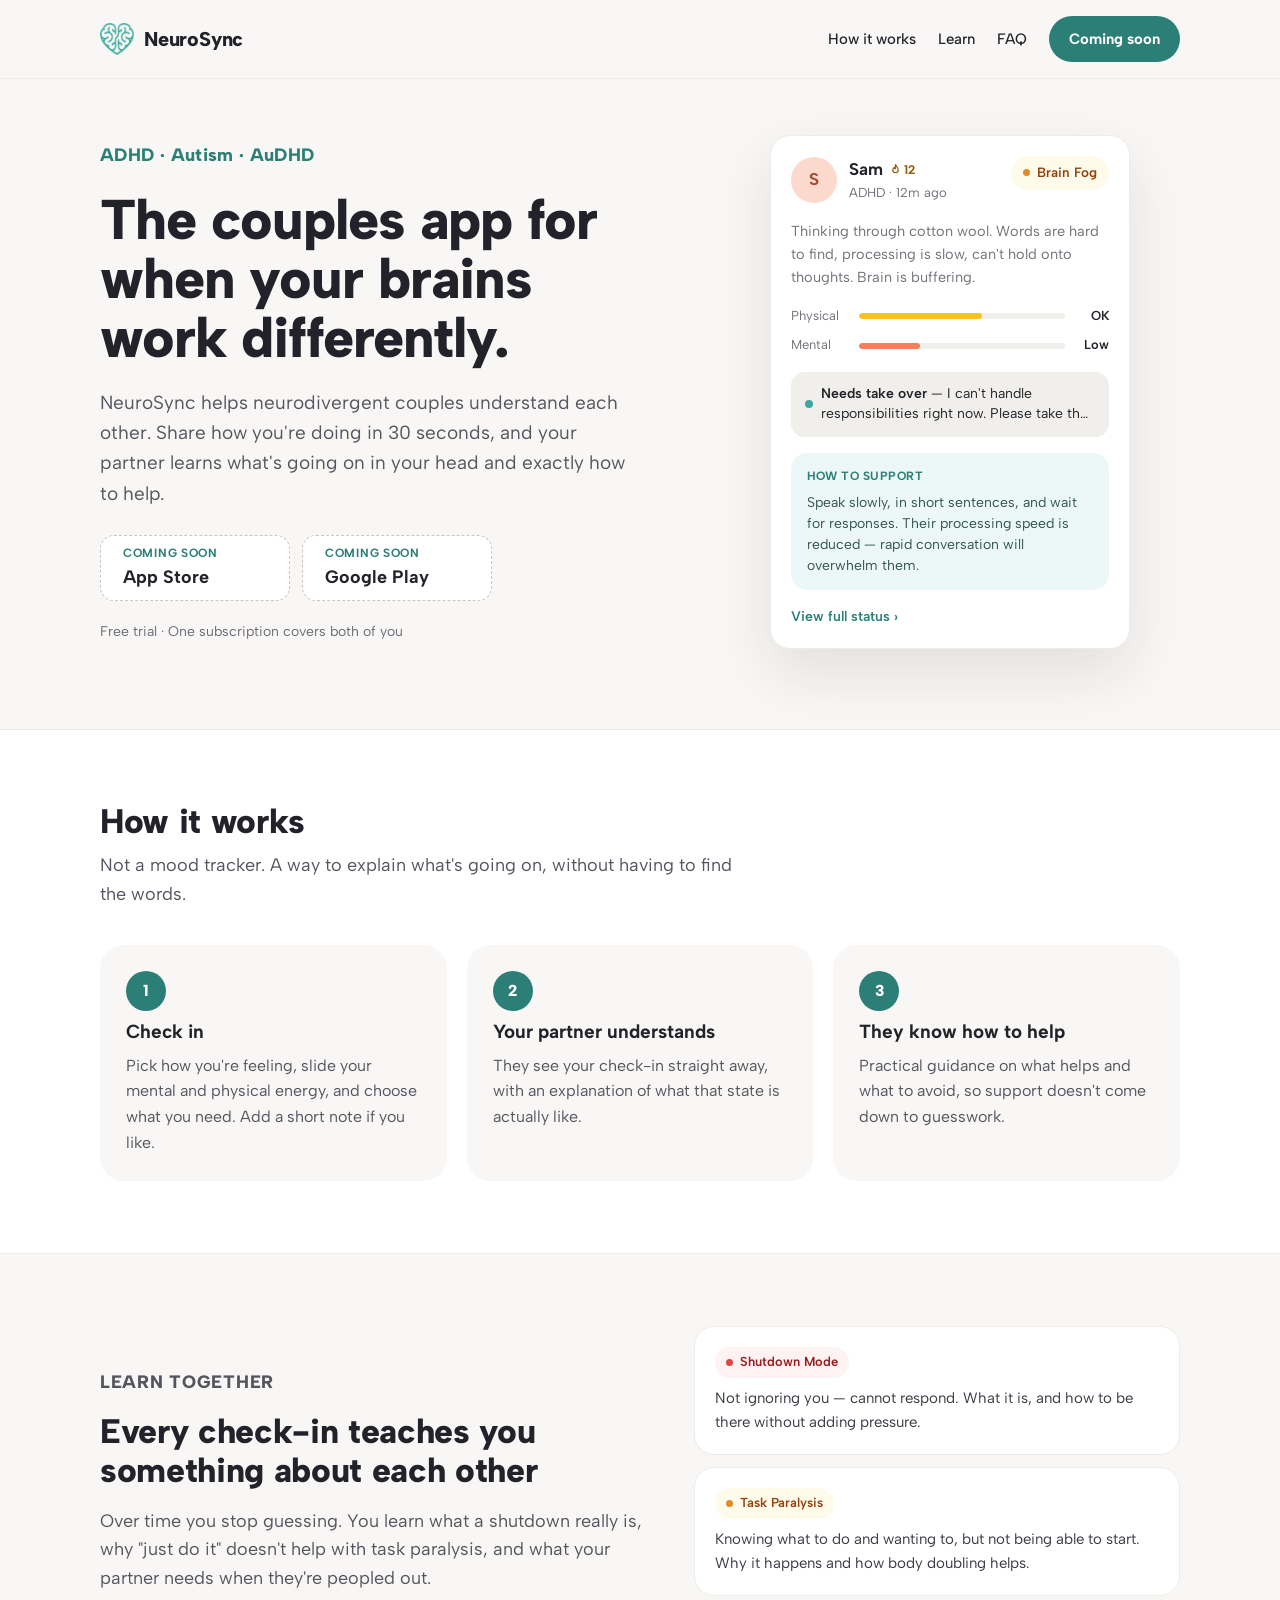
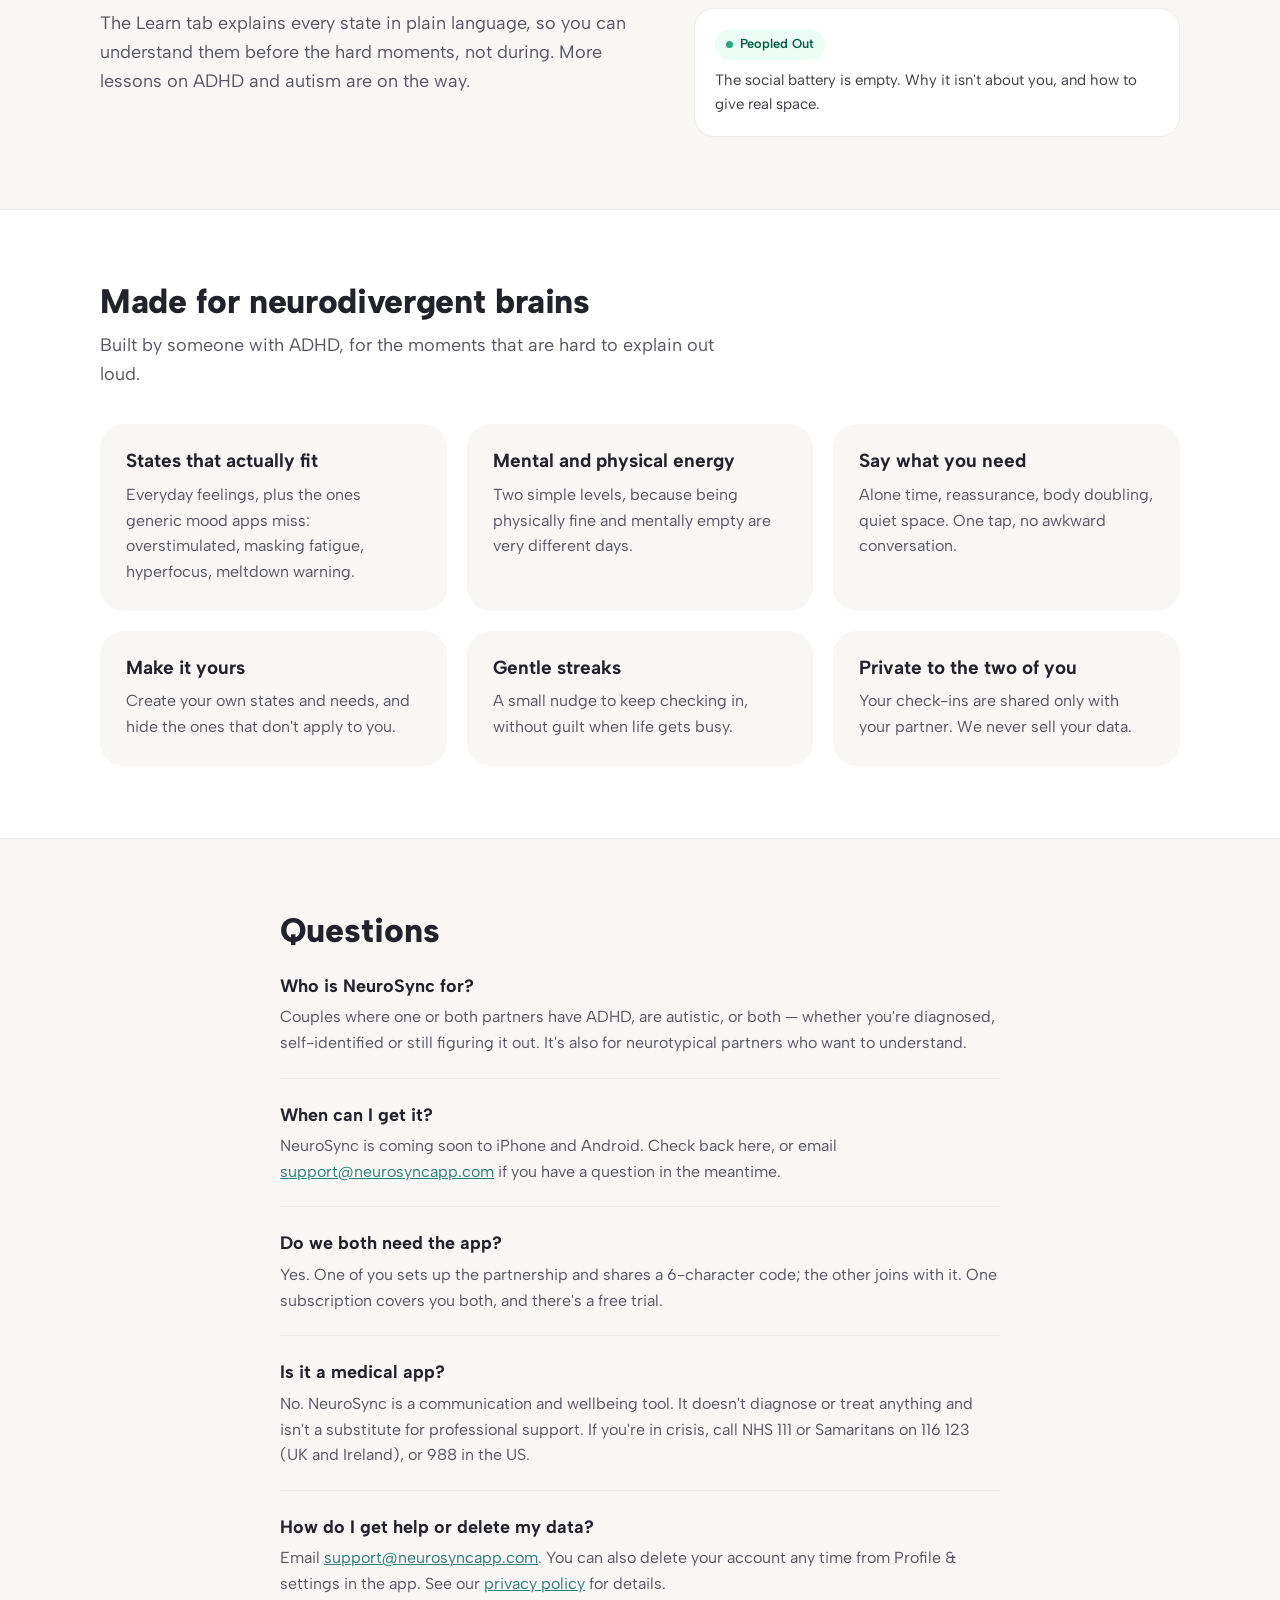
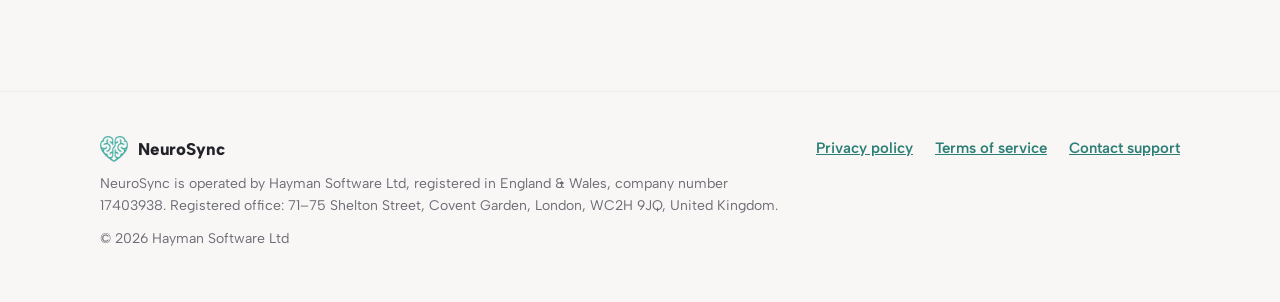
<file: index.html>
<!doctype html>
<html lang="en-GB">
  <head>
    <meta charset="utf-8" />
    <meta name="viewport" content="width=device-width, initial-scale=1" />
    <title>NeuroSync: the couples app for ADHD, autistic and AuDHD relationships</title>
    <meta
      name="description"
      content="NeuroSync helps neurodivergent couples understand each other. Share how you're doing in 30 seconds, and your partner learns what's going on and how to help. Coming soon to iPhone and Android."
    />
    <link rel="canonical" href="https://neurosyncapp.com/" />
    <meta name="theme-color" content="#f9f7f5" />

    <meta property="og:type" content="website" />
    <meta property="og:site_name" content="NeuroSync" />
    <meta property="og:url" content="https://neurosyncapp.com/" />
    <meta property="og:title" content="NeuroSync: the couples app for when your brains work differently" />
    <meta
      property="og:description"
      content="A daily check-in for couples with ADHD, autism or both. Your partner learns what's going on and how to help."
    />
    <meta property="og:image" content="https://neurosyncapp.com/assets/og-image.png" />
    <meta property="og:image:width" content="1200" />
    <meta property="og:image:height" content="630" />
    <meta name="twitter:card" content="summary_large_image" />

    <link rel="icon" type="image/png" sizes="32x32" href="/assets/favicon-32.png" />
    <link rel="apple-touch-icon" href="/assets/apple-touch-icon.png" />

    <link rel="preconnect" href="https://fonts.googleapis.com" />
    <link rel="preconnect" href="https://fonts.gstatic.com" crossorigin />
    <link
      href="https://fonts.googleapis.com/css2?family=Albert+Sans:wght@400;500;600;700;800&display=swap"
      rel="stylesheet"
    />
    <link rel="stylesheet" href="/assets/styles.css" />

    <script type="application/ld+json">
      {
        "@context": "https://schema.org",
        "@graph": [
          {
            "@type": "Organization",
            "@id": "https://neurosyncapp.com/#organization",
            "name": "Hayman Software Ltd",
            "legalName": "Hayman Software Ltd",
            "url": "https://neurosyncapp.com/",
            "logo": "https://neurosyncapp.com/assets/icon-512.png",
            "email": "support@neurosyncapp.com",
            "address": {
              "@type": "PostalAddress",
              "streetAddress": "71-75 Shelton Street, Covent Garden",
              "addressLocality": "London",
              "postalCode": "WC2H 9JQ",
              "addressCountry": "GB"
            }
          },
          {
            "@type": "WebSite",
            "@id": "https://neurosyncapp.com/#website",
            "url": "https://neurosyncapp.com/",
            "name": "NeuroSync",
            "publisher": { "@id": "https://neurosyncapp.com/#organization" }
          }
        ]
      }
    </script>
  </head>
  <body>
    <a class="skip-link" href="#main">Skip to content</a>

    <header class="site-header">
      <nav class="container nav" aria-label="Main">
        <a class="brand" href="/">
          <img src="/assets/logo.png" alt="" width="34" height="31" />
          NeuroSync
        </a>
        <div class="nav-links">
          <a href="#how">How it works</a>
          <a href="#learn">Learn</a>
          <a href="#faq">FAQ</a>
          <a class="nav-cta" href="#download">Coming soon</a>
        </div>
      </nav>
    </header>

    <main id="main">
      <section class="container hero">
        <div class="hero-copy">
          <p class="eyebrow">ADHD · Autism · AuDHD</p>
          <h1>The couples app for when your brains work differently.</h1>
          <p class="lead">
            NeuroSync helps neurodivergent couples understand each other. Share how you're doing in
            30 seconds, and your partner learns what's going on in your head and exactly how to help.
          </p>
          <div class="store-buttons" id="download">
            <div class="store-badge">
              <small>Coming soon</small>
              <span>App Store</span>
            </div>
            <div class="store-badge">
              <small>Coming soon</small>
              <span>Google Play</span>
            </div>
          </div>
          <p class="fine-print">Free trial · One subscription covers both of you</p>
        </div>

        <div class="hero-visual">
          <div class="partner-card" role="img" aria-label="Example: Sam's check-in, as their partner sees it in the NeuroSync app. Brain fog, physical energy OK, mental energy low, needs you to take over, with advice on how to support them.">
            <div class="pc-top" aria-hidden="true">
              <div class="pc-person">
                <div class="pc-avatar">S</div>
                <div>
                  <div class="pc-name">
                    Sam
                    <span class="pc-streak">
                      <svg width="13" height="13" viewBox="0 0 24 24" fill="none" stroke="#8f5c07" stroke-width="2.2" stroke-linecap="round" stroke-linejoin="round"><path d="M12 3c1 3.5 5 5.5 5 10a5 5 0 0 1-10 0c0-2.3 1.2-3.8 2.5-5 .2 1.6 1 2.6 2 3 0-3 .3-5.5.5-8z" /></svg>12
                    </span>
                  </div>
                  <div class="pc-sub">ADHD · 12m ago</div>
                </div>
              </div>
              <span class="chip chip-energy">Brain Fog</span>
            </div>
            <p class="pc-desc" aria-hidden="true">
              Thinking through cotton wool. Words are hard to find, processing is slow, can't hold
              onto thoughts. Brain is buffering.
            </p>
            <div class="energy" aria-hidden="true">
              <div class="energy-row">
                <span class="label">Physical</span>
                <span class="bar"><i style="width: 60%; background: #f9c31f"></i></span>
                <span class="value">OK</span>
              </div>
              <div class="energy-row">
                <span class="label">Mental</span>
                <span class="bar"><i style="width: 30%; background: #f2805a"></i></span>
                <span class="value">Low</span>
              </div>
            </div>
            <div class="pc-need" aria-hidden="true">
              <p>
                <strong>Needs take over</strong> — I can't handle responsibilities right now. Please
                take the wheel on everything — dinner, plans, decisions, logistics.
              </p>
            </div>
            <div class="pc-support" aria-hidden="true">
              <span class="title">How to support</span>
              <p>
                Speak slowly, in short sentences, and wait for responses. Their processing speed is
                reduced — rapid conversation will overwhelm them.
              </p>
            </div>
            <span class="pc-more" aria-hidden="true">View full status ›</span>
          </div>
        </div>
      </section>

      <section class="band" id="how">
        <div class="container section">
          <div class="section-head">
            <h2>How it works</h2>
            <p>Not a mood tracker. A way to explain what's going on, without having to find the words.</p>
          </div>
          <div class="cards">
            <div class="card">
              <span class="step-number" aria-hidden="true">1</span>
              <h3>Check in</h3>
              <p>Pick how you're feeling, slide your mental and physical energy, and choose what you need. Add a short note if you like.</p>
            </div>
            <div class="card">
              <span class="step-number" aria-hidden="true">2</span>
              <h3>Your partner understands</h3>
              <p>They see your check-in straight away, with an explanation of what that state is actually like.</p>
            </div>
            <div class="card">
              <span class="step-number" aria-hidden="true">3</span>
              <h3>They know how to help</h3>
              <p>Practical guidance on what helps and what to avoid, so support doesn't come down to guesswork.</p>
            </div>
          </div>
        </div>
      </section>

      <section class="container section learn" id="learn">
        <div class="learn-copy">
          <p class="kicker">Learn together</p>
          <h2>Every check-in teaches you something about each other</h2>
          <p>
            Over time you stop guessing. You learn what a shutdown really is, why "just do it"
            doesn't help with task paralysis, and what your partner needs when they're peopled out.
          </p>
          <p>
            The Learn tab explains every state in plain language, so you can understand them before
            the hard moments, not during. More lessons on ADHD and autism are on the way.
          </p>
        </div>
        <ul class="learn-examples">
          <li>
            <span class="chip chip-regulation">Shutdown Mode</span>
            <p>Not ignoring you — cannot respond. What it is, and how to be there without adding pressure.</p>
          </li>
          <li>
            <span class="chip chip-energy">Task Paralysis</span>
            <p>Knowing what to do and wanting to, but not being able to start. Why it happens and how body doubling helps.</p>
          </li>
          <li>
            <span class="chip chip-social">Peopled Out</span>
            <p>The social battery is empty. Why it isn't about you, and how to give real space.</p>
          </li>
        </ul>
      </section>

      <section class="band" id="features">
        <div class="container section">
          <div class="section-head">
            <h2>Made for neurodivergent brains</h2>
            <p>Built by someone with ADHD, for the moments that are hard to explain out loud.</p>
          </div>
          <div class="cards">
            <div class="card">
              <h3>States that actually fit</h3>
              <p>Everyday feelings, plus the ones generic mood apps miss: overstimulated, masking fatigue, hyperfocus, meltdown warning.</p>
            </div>
            <div class="card">
              <h3>Mental and physical energy</h3>
              <p>Two simple levels, because being physically fine and mentally empty are very different days.</p>
            </div>
            <div class="card">
              <h3>Say what you need</h3>
              <p>Alone time, reassurance, body doubling, quiet space. One tap, no awkward conversation.</p>
            </div>
            <div class="card">
              <h3>Make it yours</h3>
              <p>Create your own states and needs, and hide the ones that don't apply to you.</p>
            </div>
            <div class="card">
              <h3>Gentle streaks</h3>
              <p>A small nudge to keep checking in, without guilt when life gets busy.</p>
            </div>
            <div class="card">
              <h3>Private to the two of you</h3>
              <p>Your check-ins are shared only with your partner. We never sell your data.</p>
            </div>
          </div>
        </div>
      </section>

      <section class="faq" id="faq">
        <h2>Questions</h2>
        <div class="faq-item">
          <h3>Who is NeuroSync for?</h3>
          <p>Couples where one or both partners have ADHD, are autistic, or both — whether you're diagnosed, self-identified or still figuring it out. It's also for neurotypical partners who want to understand.</p>
        </div>
        <div class="faq-item">
          <h3>When can I get it?</h3>
          <p>NeuroSync is coming soon to iPhone and Android. Check back here, or email <a href="mailto:support@neurosyncapp.com">support@neurosyncapp.com</a> if you have a question in the meantime.</p>
        </div>
        <div class="faq-item">
          <h3>Do we both need the app?</h3>
          <p>Yes. One of you sets up the partnership and shares a 6-character code; the other joins with it. One subscription covers you both, and there's a free trial.</p>
        </div>
        <div class="faq-item">
          <h3>Is it a medical app?</h3>
          <p>No. NeuroSync is a communication and wellbeing tool. It doesn't diagnose or treat anything and isn't a substitute for professional support. If you're in crisis, call NHS 111 or Samaritans on 116 123 (UK and Ireland), or 988 in the US.</p>
        </div>
        <div class="faq-item">
          <h3>How do I get help or delete my data?</h3>
          <p>Email <a href="mailto:support@neurosyncapp.com">support@neurosyncapp.com</a>. You can also delete your account any time from Profile &amp; settings in the app. See our <a href="/privacy/#data-deletion">privacy policy</a> for details.</p>
        </div>
      </section>
    </main>

    <footer class="site-footer">
      <div class="container footer-inner">
        <div class="footer-about">
          <a class="brand" href="/">
            <img src="/assets/logo.png" alt="" width="28" height="26" />
            NeuroSync
          </a>
          <p>
            NeuroSync is operated by Hayman Software Ltd, registered in England &amp; Wales, company
            number 17403938. Registered office: 71–75 Shelton Street, Covent Garden, London,
            WC2H 9JQ, United Kingdom.
          </p>
          <p>© 2026 Hayman Software Ltd</p>
        </div>
        <ul class="footer-links">
          <li><a href="/privacy/">Privacy policy</a></li>
          <li><a href="/terms/">Terms of service</a></li>
          <li><a href="mailto:support@neurosyncapp.com">Contact support</a></li>
        </ul>
      </div>
    </footer>
  </body>
</html>
</file>
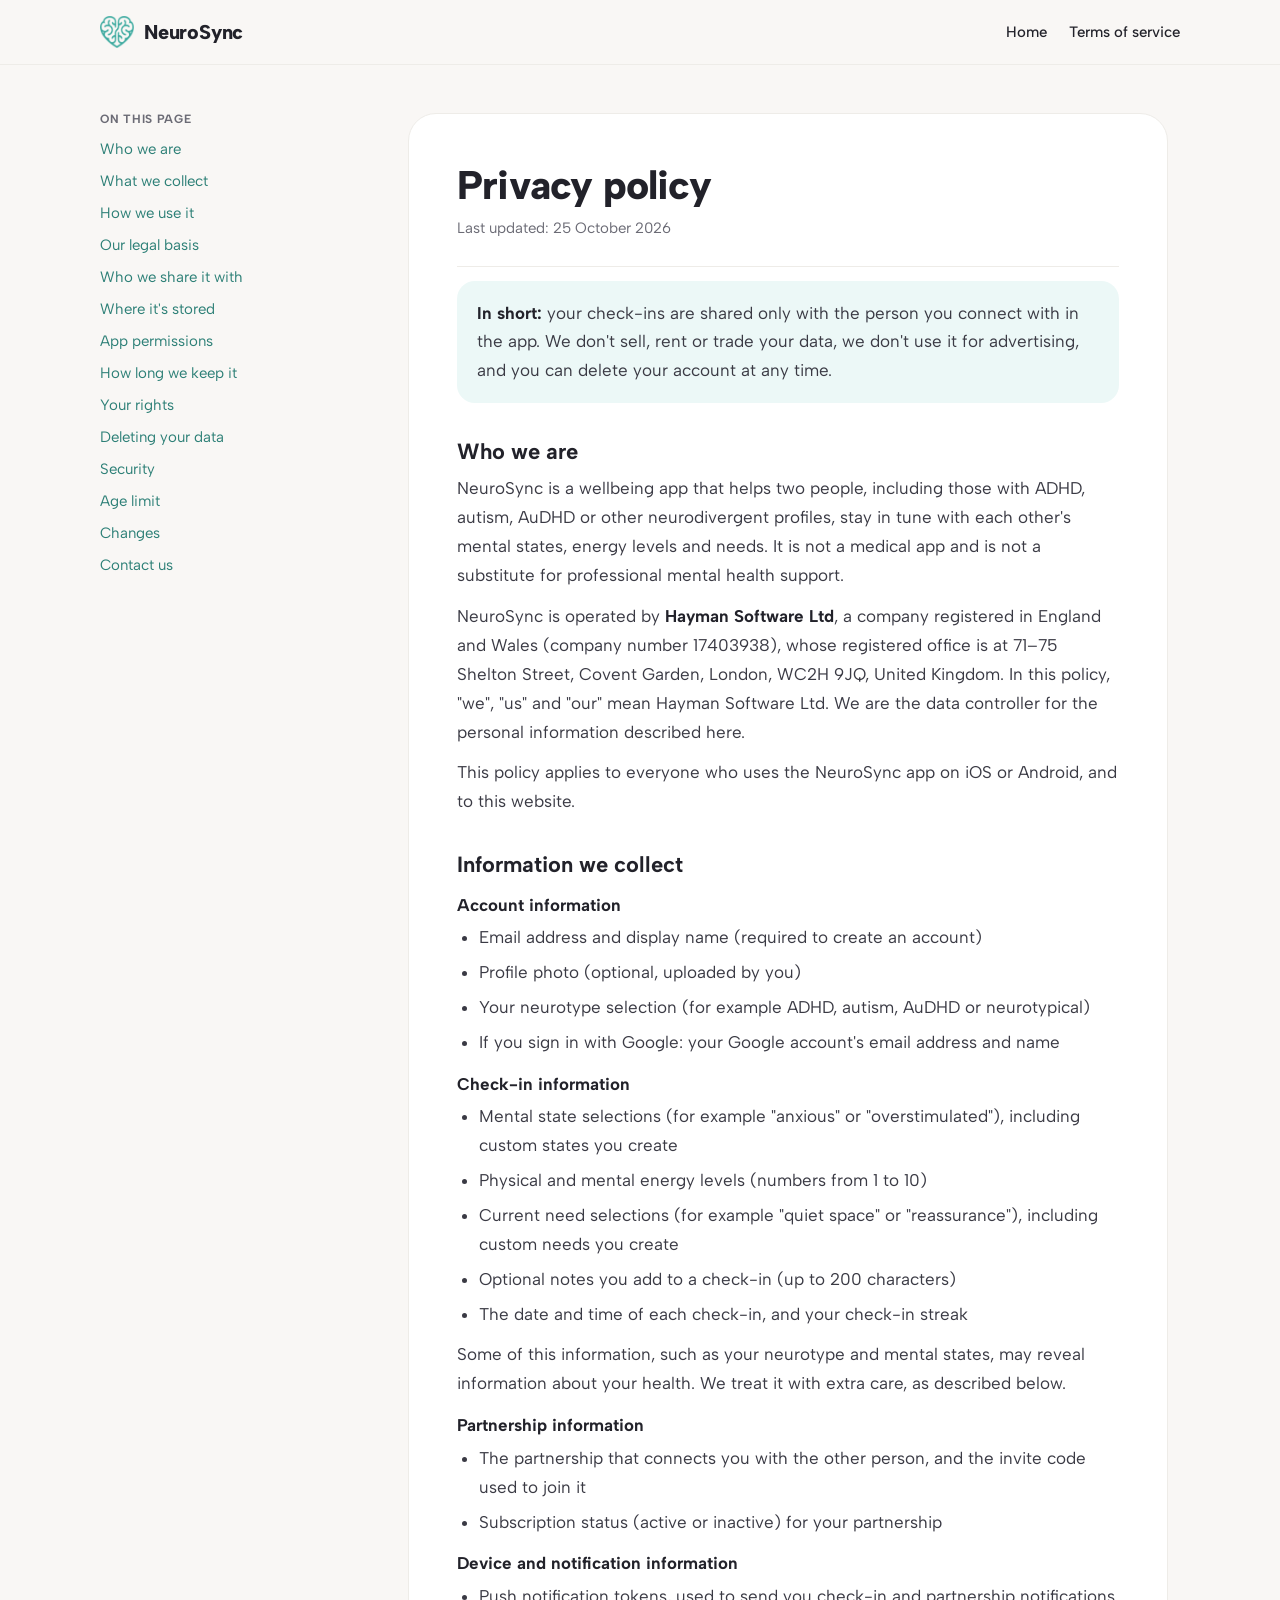
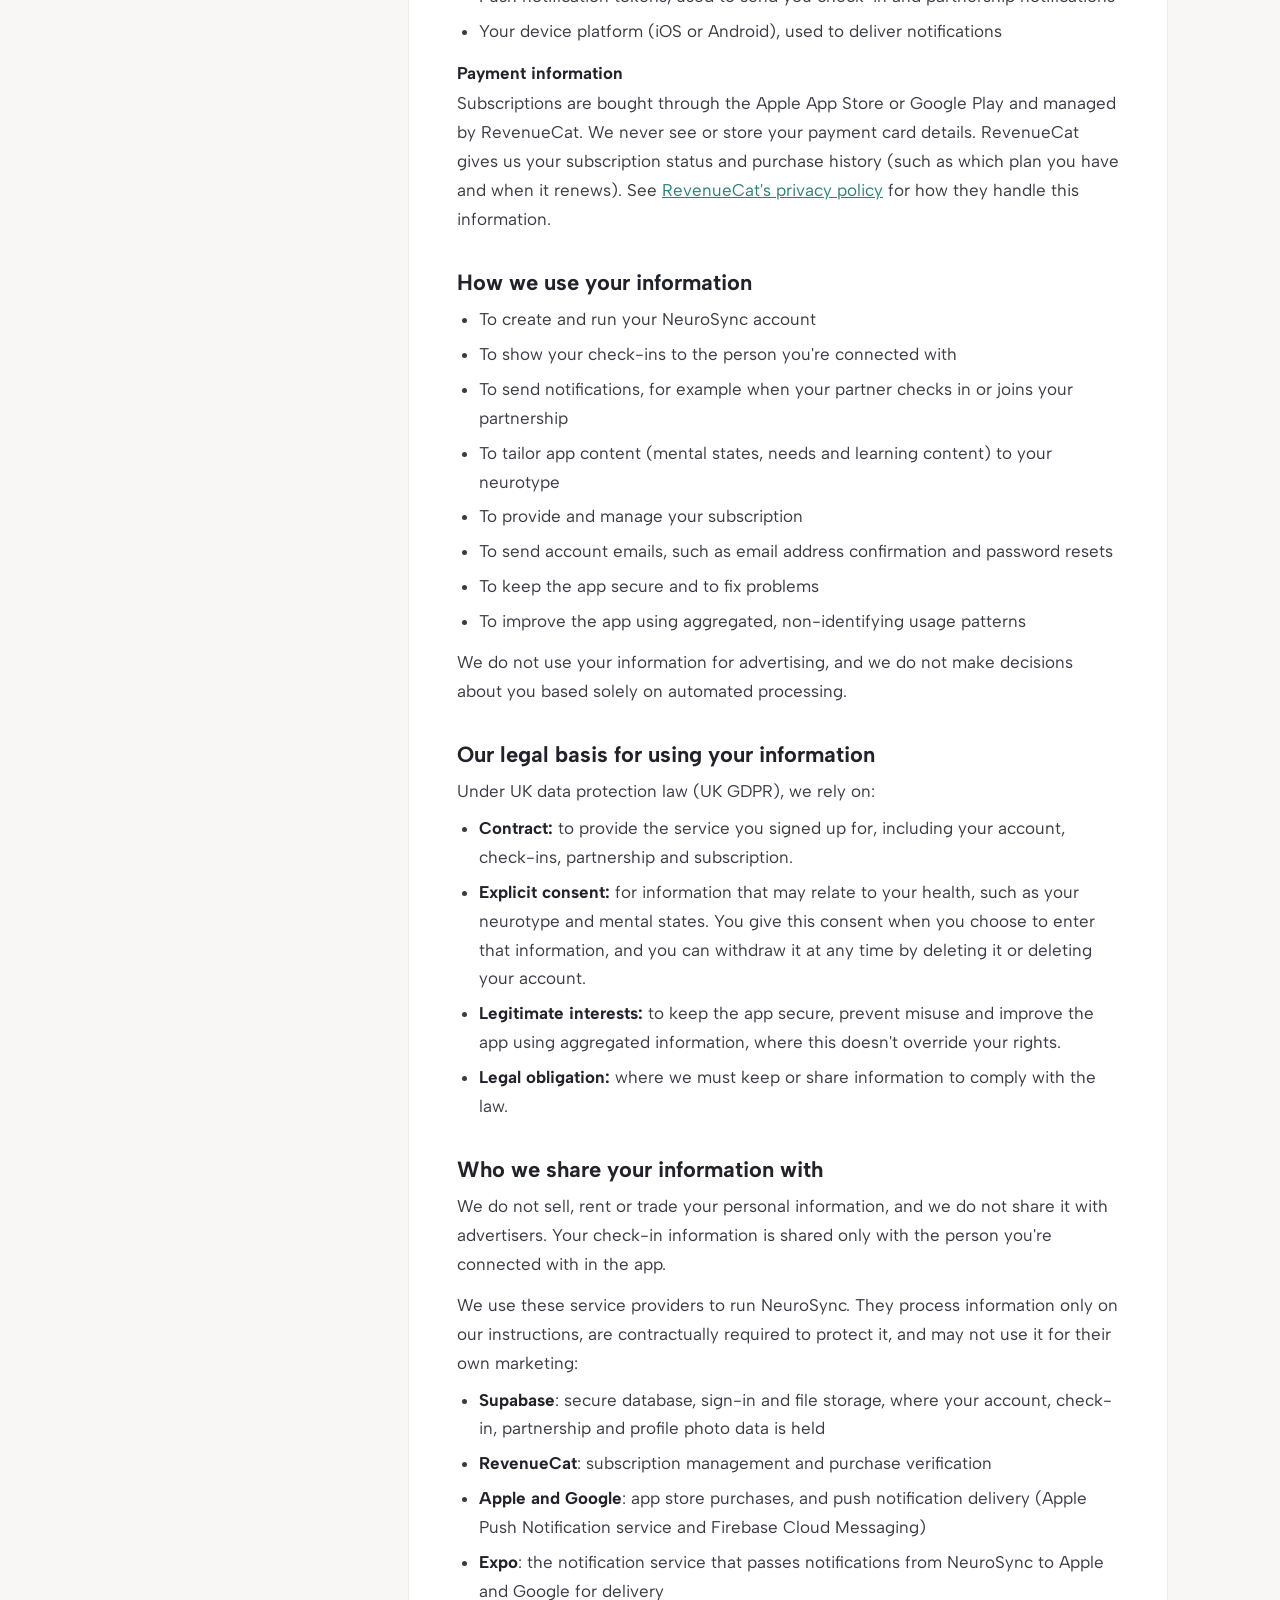
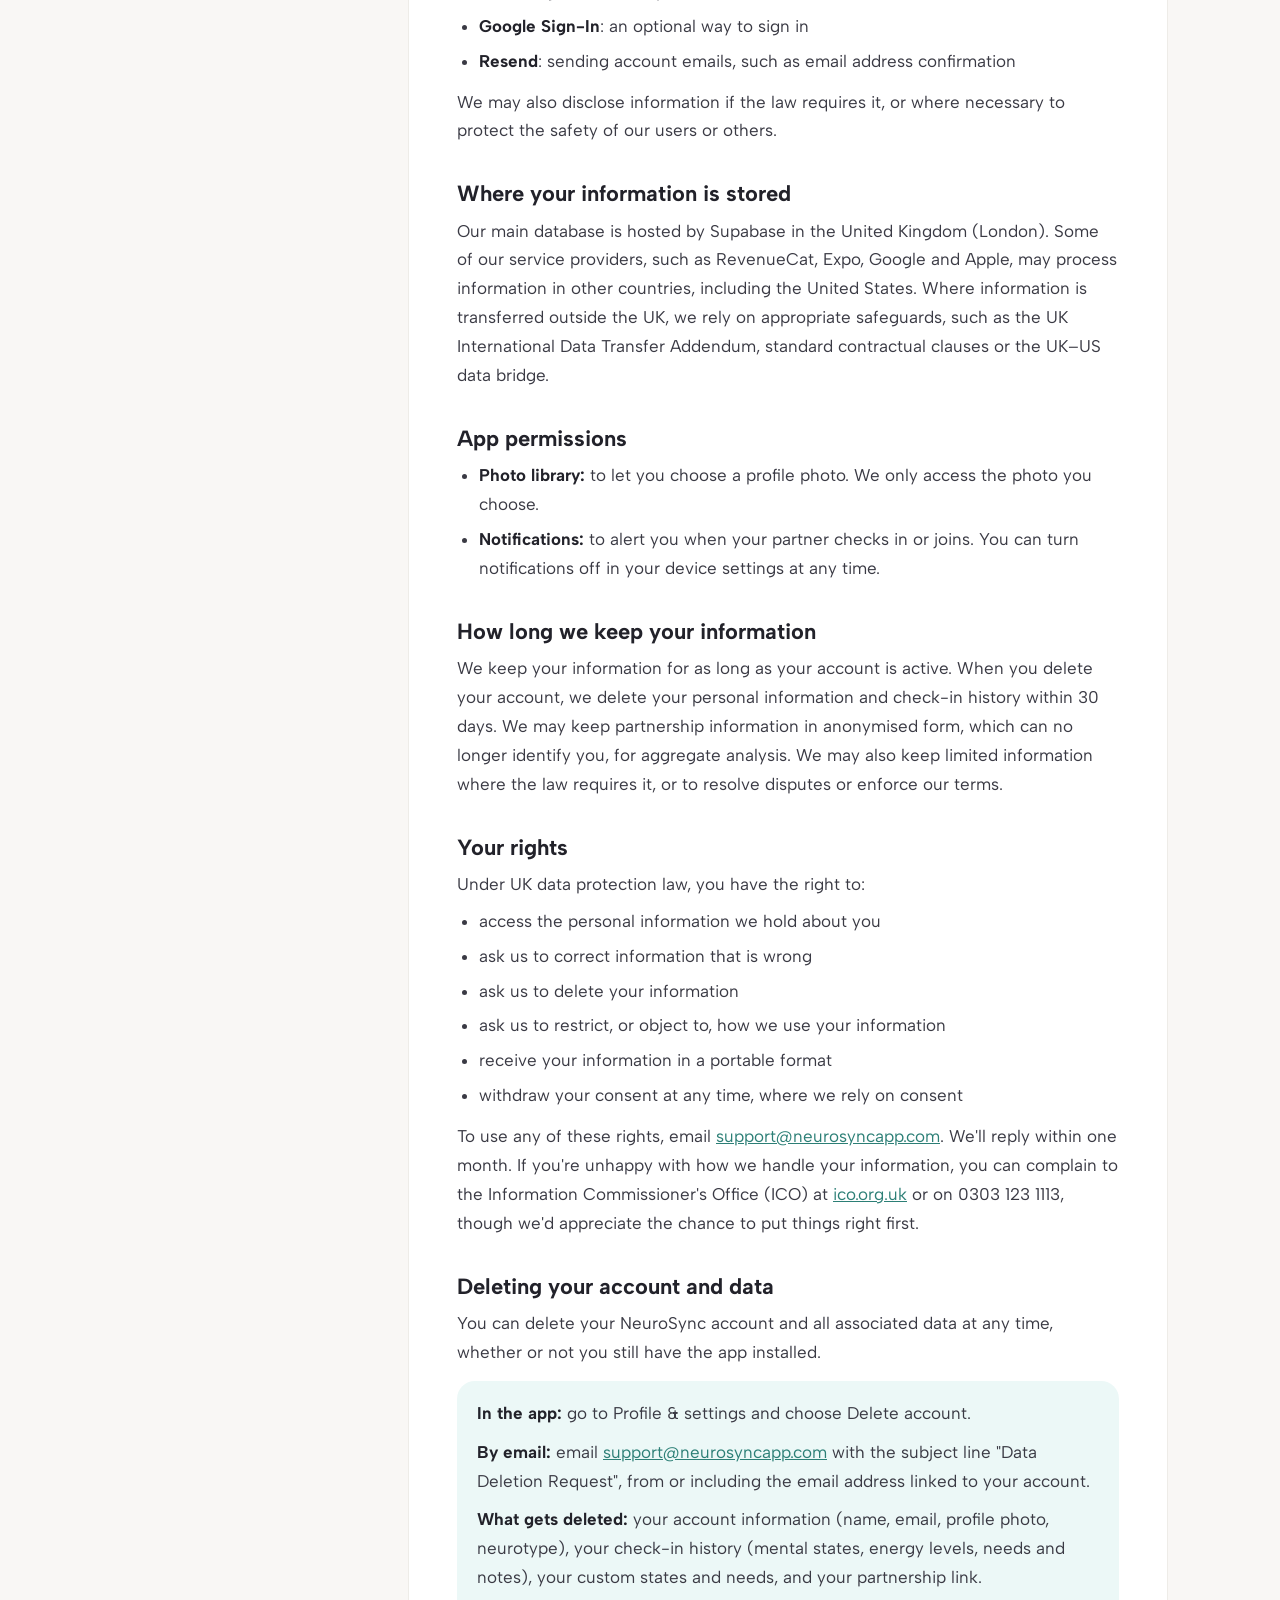
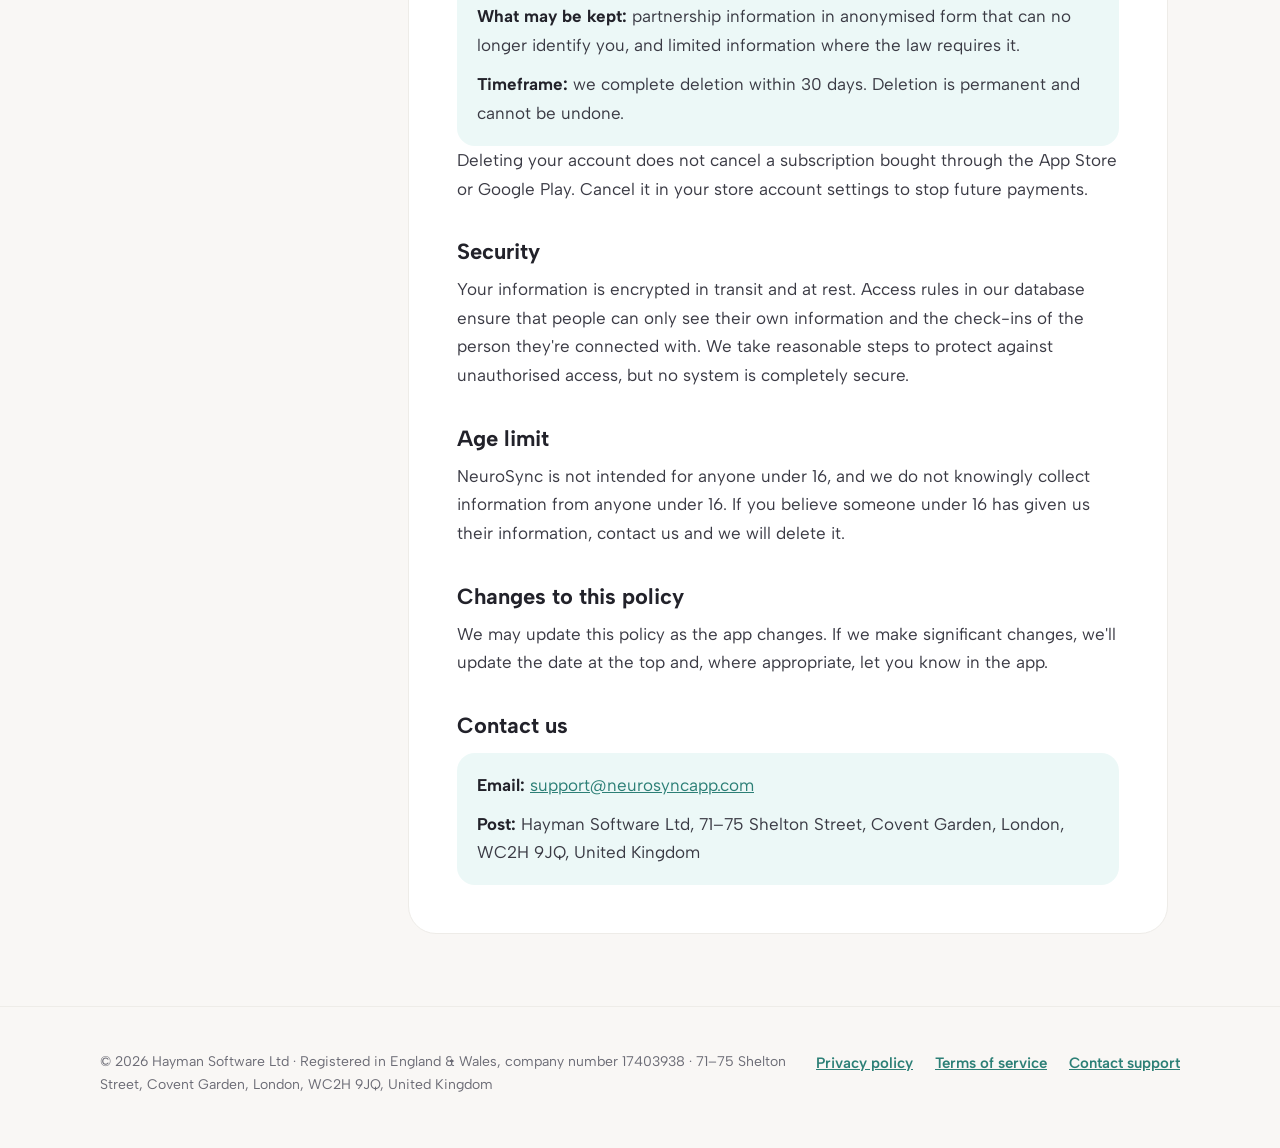
<file: privacy/index.html>
<!doctype html>
<html lang="en-GB">
  <head>
    <meta charset="utf-8" />
    <meta name="viewport" content="width=device-width, initial-scale=1" />
    <title>Privacy policy | NeuroSync</title>
    <meta name="description" content="How Hayman Software Ltd collects, uses and protects your information when you use the NeuroSync app." />
    <link rel="canonical" href="https://neurosyncapp.com/privacy/" />
    <meta name="theme-color" content="#f9f7f5" />
    <meta property="og:type" content="website" />
    <meta property="og:site_name" content="NeuroSync" />
    <meta property="og:url" content="https://neurosyncapp.com/privacy/" />
    <meta property="og:title" content="NeuroSync privacy policy" />
    <meta property="og:image" content="https://neurosyncapp.com/assets/og-image.png" />
    <link rel="icon" type="image/png" sizes="32x32" href="/assets/favicon-32.png" />
    <link rel="apple-touch-icon" href="/assets/apple-touch-icon.png" />
    <link rel="preconnect" href="https://fonts.googleapis.com" />
    <link rel="preconnect" href="https://fonts.gstatic.com" crossorigin />
    <link href="https://fonts.googleapis.com/css2?family=Albert+Sans:wght@400;500;600;700;800&display=swap" rel="stylesheet" />
    <link rel="stylesheet" href="/assets/styles.css" />
  </head>
  <body>
    <a class="skip-link" href="#main">Skip to content</a>

    <header class="site-header">
      <nav class="container nav" aria-label="Main">
        <a class="brand" href="/">
          <img src="/assets/logo.png" alt="" width="34" height="31" />
          NeuroSync
        </a>
        <div class="nav-links">
          <a href="/">Home</a>
          <a href="/terms/">Terms of service</a>
        </div>
      </nav>
    </header>

    <main id="main" class="container legal">
      <nav class="toc" aria-label="On this page">
        <h2>On this page</h2>
        <ol>
          <li><a href="#who-we-are">Who we are</a></li>
          <li><a href="#what-we-collect">What we collect</a></li>
          <li><a href="#how-we-use-it">How we use it</a></li>
          <li><a href="#legal-basis">Our legal basis</a></li>
          <li><a href="#who-we-share-with">Who we share it with</a></li>
          <li><a href="#international-transfers">Where it's stored</a></li>
          <li><a href="#permissions">App permissions</a></li>
          <li><a href="#retention">How long we keep it</a></li>
          <li><a href="#your-rights">Your rights</a></li>
          <li><a href="#data-deletion">Deleting your data</a></li>
          <li><a href="#security">Security</a></li>
          <li><a href="#age">Age limit</a></li>
          <li><a href="#changes">Changes</a></li>
          <li><a href="#contact">Contact us</a></li>
        </ol>
      </nav>

      <article class="legal-body">
        <h1>Privacy policy</h1>
        <p class="updated">Last updated: 25 October 2026</p>

        <div class="callout">
          <p><strong>In short:</strong> your check-ins are shared only with the person you connect with in the app. We don't sell, rent or trade your data, we don't use it for advertising, and you can delete your account at any time.</p>
        </div>

        <h2 id="who-we-are">Who we are</h2>
        <p>NeuroSync is a wellbeing app that helps two people, including those with ADHD, autism, AuDHD or other neurodivergent profiles, stay in tune with each other's mental states, energy levels and needs. It is not a medical app and is not a substitute for professional mental health support.</p>
        <p>NeuroSync is operated by <strong>Hayman Software Ltd</strong>, a company registered in England and Wales (company number 17403938), whose registered office is at 71–75 Shelton Street, Covent Garden, London, WC2H 9JQ, United Kingdom. In this policy, "we", "us" and "our" mean Hayman Software Ltd. We are the data controller for the personal information described here.</p>
        <p>This policy applies to everyone who uses the NeuroSync app on iOS or Android, and to this website.</p>

        <h2 id="what-we-collect">Information we collect</h2>
        <h3>Account information</h3>
        <ul>
          <li>Email address and display name (required to create an account)</li>
          <li>Profile photo (optional, uploaded by you)</li>
          <li>Your neurotype selection (for example ADHD, autism, AuDHD or neurotypical)</li>
          <li>If you sign in with Google: your Google account's email address and name</li>
        </ul>
        <h3>Check-in information</h3>
        <ul>
          <li>Mental state selections (for example "anxious" or "overstimulated"), including custom states you create</li>
          <li>Physical and mental energy levels (numbers from 1 to 10)</li>
          <li>Current need selections (for example "quiet space" or "reassurance"), including custom needs you create</li>
          <li>Optional notes you add to a check-in (up to 200 characters)</li>
          <li>The date and time of each check-in, and your check-in streak</li>
        </ul>
        <p>Some of this information, such as your neurotype and mental states, may reveal information about your health. We treat it with extra care, as described below.</p>
        <h3>Partnership information</h3>
        <ul>
          <li>The partnership that connects you with the other person, and the invite code used to join it</li>
          <li>Subscription status (active or inactive) for your partnership</li>
        </ul>
        <h3>Device and notification information</h3>
        <ul>
          <li>Push notification tokens, used to send you check-in and partnership notifications</li>
          <li>Your device platform (iOS or Android), used to deliver notifications</li>
        </ul>
        <h3>Payment information</h3>
        <p>Subscriptions are bought through the Apple App Store or Google Play and managed by RevenueCat. We never see or store your payment card details. RevenueCat gives us your subscription status and purchase history (such as which plan you have and when it renews). See <a href="https://www.revenuecat.com/privacy" target="_blank" rel="noopener">RevenueCat's privacy policy</a> for how they handle this information.</p>

        <h2 id="how-we-use-it">How we use your information</h2>
        <ul>
          <li>To create and run your NeuroSync account</li>
          <li>To show your check-ins to the person you're connected with</li>
          <li>To send notifications, for example when your partner checks in or joins your partnership</li>
          <li>To tailor app content (mental states, needs and learning content) to your neurotype</li>
          <li>To provide and manage your subscription</li>
          <li>To send account emails, such as email address confirmation and password resets</li>
          <li>To keep the app secure and to fix problems</li>
          <li>To improve the app using aggregated, non-identifying usage patterns</li>
        </ul>
        <p>We do not use your information for advertising, and we do not make decisions about you based solely on automated processing.</p>

        <h2 id="legal-basis">Our legal basis for using your information</h2>
        <p>Under UK data protection law (UK GDPR), we rely on:</p>
        <ul>
          <li><strong>Contract:</strong> to provide the service you signed up for, including your account, check-ins, partnership and subscription.</li>
          <li><strong>Explicit consent:</strong> for information that may relate to your health, such as your neurotype and mental states. You give this consent when you choose to enter that information, and you can withdraw it at any time by deleting it or deleting your account.</li>
          <li><strong>Legitimate interests:</strong> to keep the app secure, prevent misuse and improve the app using aggregated information, where this doesn't override your rights.</li>
          <li><strong>Legal obligation:</strong> where we must keep or share information to comply with the law.</li>
        </ul>

        <h2 id="who-we-share-with">Who we share your information with</h2>
        <p>We do not sell, rent or trade your personal information, and we do not share it with advertisers. Your check-in information is shared only with the person you're connected with in the app.</p>
        <p>We use these service providers to run NeuroSync. They process information only on our instructions, are contractually required to protect it, and may not use it for their own marketing:</p>
        <ul>
          <li><strong>Supabase</strong>: secure database, sign-in and file storage, where your account, check-in, partnership and profile photo data is held</li>
          <li><strong>RevenueCat</strong>: subscription management and purchase verification</li>
          <li><strong>Apple and Google</strong>: app store purchases, and push notification delivery (Apple Push Notification service and Firebase Cloud Messaging)</li>
          <li><strong>Expo</strong>: the notification service that passes notifications from NeuroSync to Apple and Google for delivery</li>
          <li><strong>Google Sign-In</strong>: an optional way to sign in</li>
          <li><strong>Resend</strong>: sending account emails, such as email address confirmation</li>
        </ul>
        <p>We may also disclose information if the law requires it, or where necessary to protect the safety of our users or others.</p>

        <h2 id="international-transfers">Where your information is stored</h2>
        <p>Our main database is hosted by Supabase in the United Kingdom (London). Some of our service providers, such as RevenueCat, Expo, Google and Apple, may process information in other countries, including the United States. Where information is transferred outside the UK, we rely on appropriate safeguards, such as the UK International Data Transfer Addendum, standard contractual clauses or the UK–US data bridge.</p>

        <h2 id="permissions">App permissions</h2>
        <ul>
          <li><strong>Photo library:</strong> to let you choose a profile photo. We only access the photo you choose.</li>
          <li><strong>Notifications:</strong> to alert you when your partner checks in or joins. You can turn notifications off in your device settings at any time.</li>
        </ul>

        <h2 id="retention">How long we keep your information</h2>
        <p>We keep your information for as long as your account is active. When you delete your account, we delete your personal information and check-in history within 30 days. We may keep partnership information in anonymised form, which can no longer identify you, for aggregate analysis. We may also keep limited information where the law requires it, or to resolve disputes or enforce our terms.</p>

        <h2 id="your-rights">Your rights</h2>
        <p>Under UK data protection law, you have the right to:</p>
        <ul>
          <li>access the personal information we hold about you</li>
          <li>ask us to correct information that is wrong</li>
          <li>ask us to delete your information</li>
          <li>ask us to restrict, or object to, how we use your information</li>
          <li>receive your information in a portable format</li>
          <li>withdraw your consent at any time, where we rely on consent</li>
        </ul>
        <p>To use any of these rights, email <a href="mailto:support@neurosyncapp.com">support@neurosyncapp.com</a>. We'll reply within one month. If you're unhappy with how we handle your information, you can complain to the Information Commissioner's Office (ICO) at <a href="https://ico.org.uk/make-a-complaint/" target="_blank" rel="noopener">ico.org.uk</a> or on 0303 123 1113, though we'd appreciate the chance to put things right first.</p>

        <h2 id="data-deletion">Deleting your account and data</h2>
        <p>You can delete your NeuroSync account and all associated data at any time, whether or not you still have the app installed.</p>
        <div class="callout">
          <p><strong>In the app:</strong> go to Profile &amp; settings and choose Delete account.</p>
          <p><strong>By email:</strong> email <a href="mailto:support@neurosyncapp.com?subject=Data%20Deletion%20Request">support@neurosyncapp.com</a> with the subject line "Data Deletion Request", from or including the email address linked to your account.</p>
          <p><strong>What gets deleted:</strong> your account information (name, email, profile photo, neurotype), your check-in history (mental states, energy levels, needs and notes), your custom states and needs, and your partnership link.</p>
          <p><strong>What may be kept:</strong> partnership information in anonymised form that can no longer identify you, and limited information where the law requires it.</p>
          <p><strong>Timeframe:</strong> we complete deletion within 30 days. Deletion is permanent and cannot be undone.</p>
        </div>
        <p>Deleting your account does not cancel a subscription bought through the App Store or Google Play. Cancel it in your store account settings to stop future payments.</p>

        <h2 id="security">Security</h2>
        <p>Your information is encrypted in transit and at rest. Access rules in our database ensure that people can only see their own information and the check-ins of the person they're connected with. We take reasonable steps to protect against unauthorised access, but no system is completely secure.</p>

        <h2 id="age">Age limit</h2>
        <p>NeuroSync is not intended for anyone under 16, and we do not knowingly collect information from anyone under 16. If you believe someone under 16 has given us their information, contact us and we will delete it.</p>

        <h2 id="changes">Changes to this policy</h2>
        <p>We may update this policy as the app changes. If we make significant changes, we'll update the date at the top and, where appropriate, let you know in the app.</p>

        <h2 id="contact">Contact us</h2>
        <div class="callout">
          <p><strong>Email:</strong> <a href="mailto:support@neurosyncapp.com">support@neurosyncapp.com</a></p>
          <p><strong>Post:</strong> Hayman Software Ltd, 71–75 Shelton Street, Covent Garden, London, WC2H 9JQ, United Kingdom</p>
        </div>
      </article>
    </main>

    <footer class="site-footer">
      <div class="container footer-inner">
        <div class="footer-about">
          <p>© 2026 Hayman Software Ltd · Registered in England &amp; Wales, company number 17403938 · 71–75 Shelton Street, Covent Garden, London, WC2H 9JQ, United Kingdom</p>
        </div>
        <ul class="footer-links">
          <li><a href="/privacy/">Privacy policy</a></li>
          <li><a href="/terms/">Terms of service</a></li>
          <li><a href="mailto:support@neurosyncapp.com">Contact support</a></li>
        </ul>
      </div>
    </footer>
  </body>
</html>
</file>
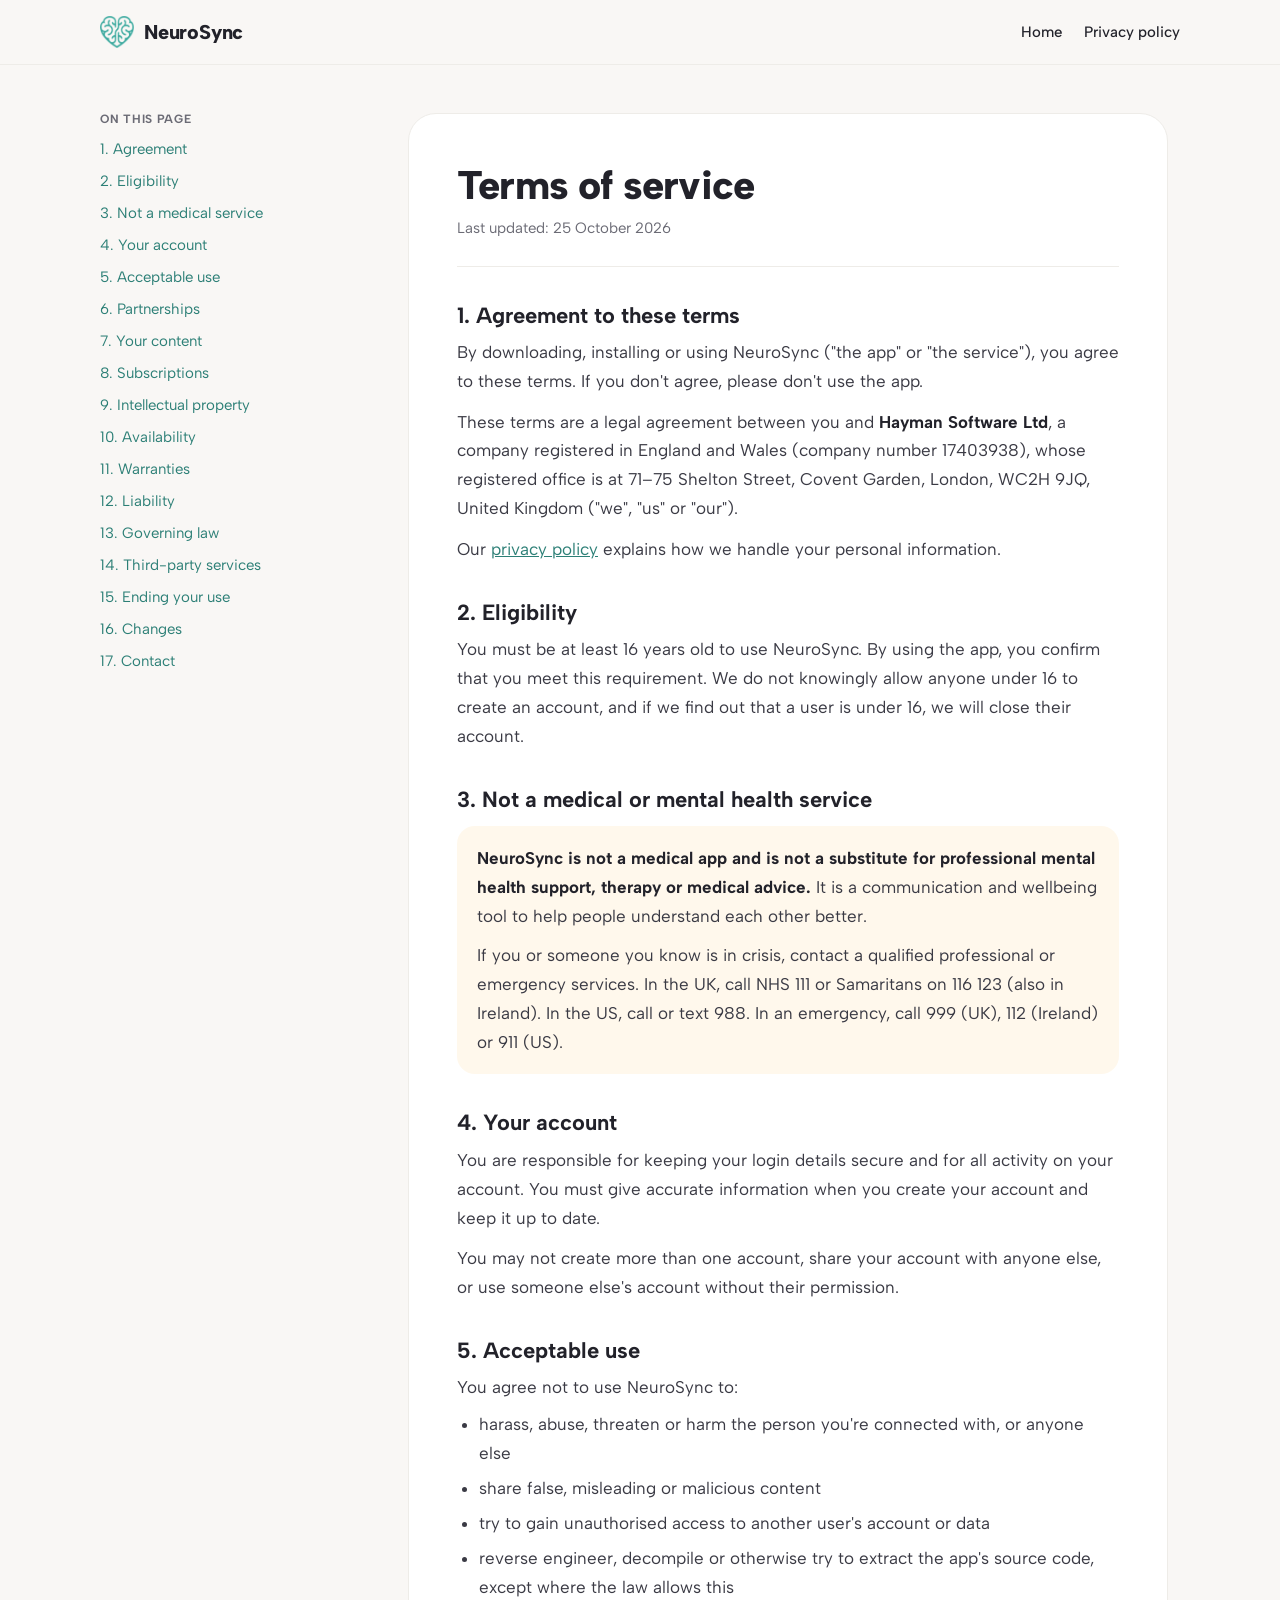
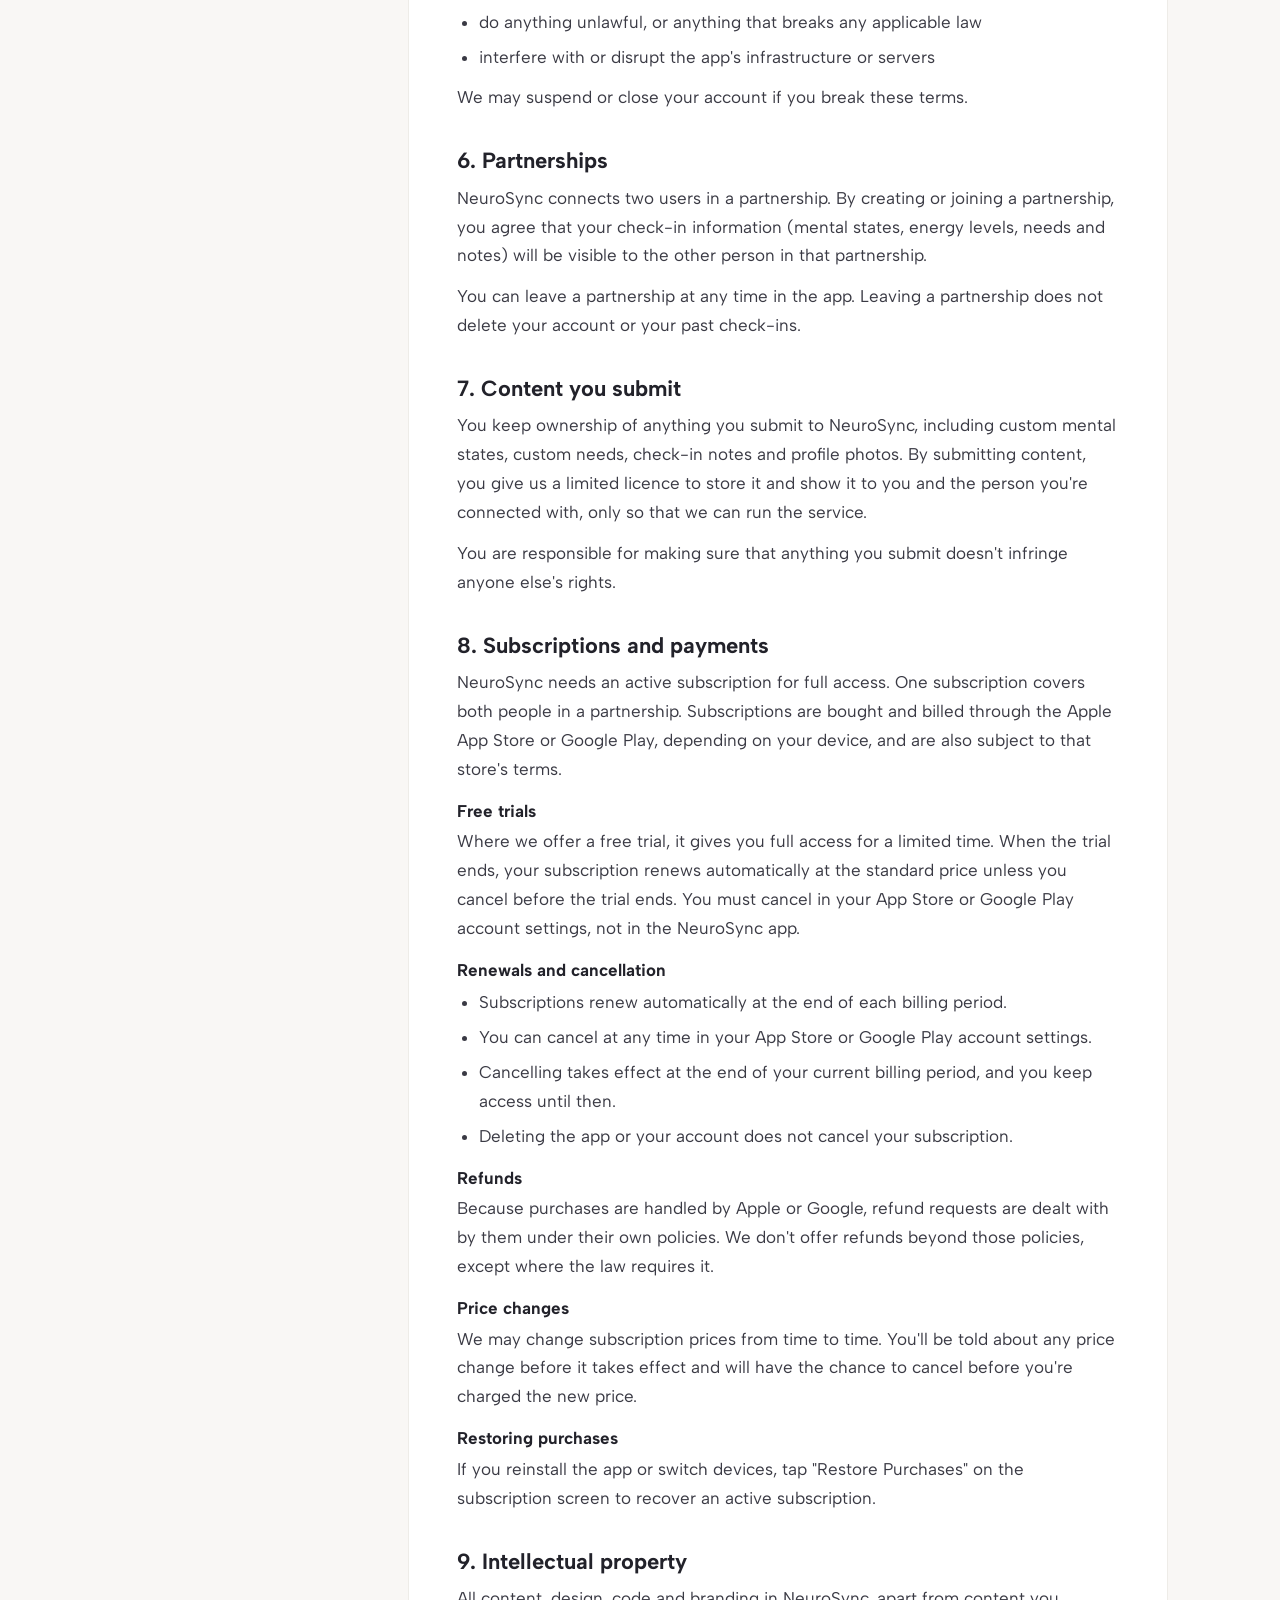
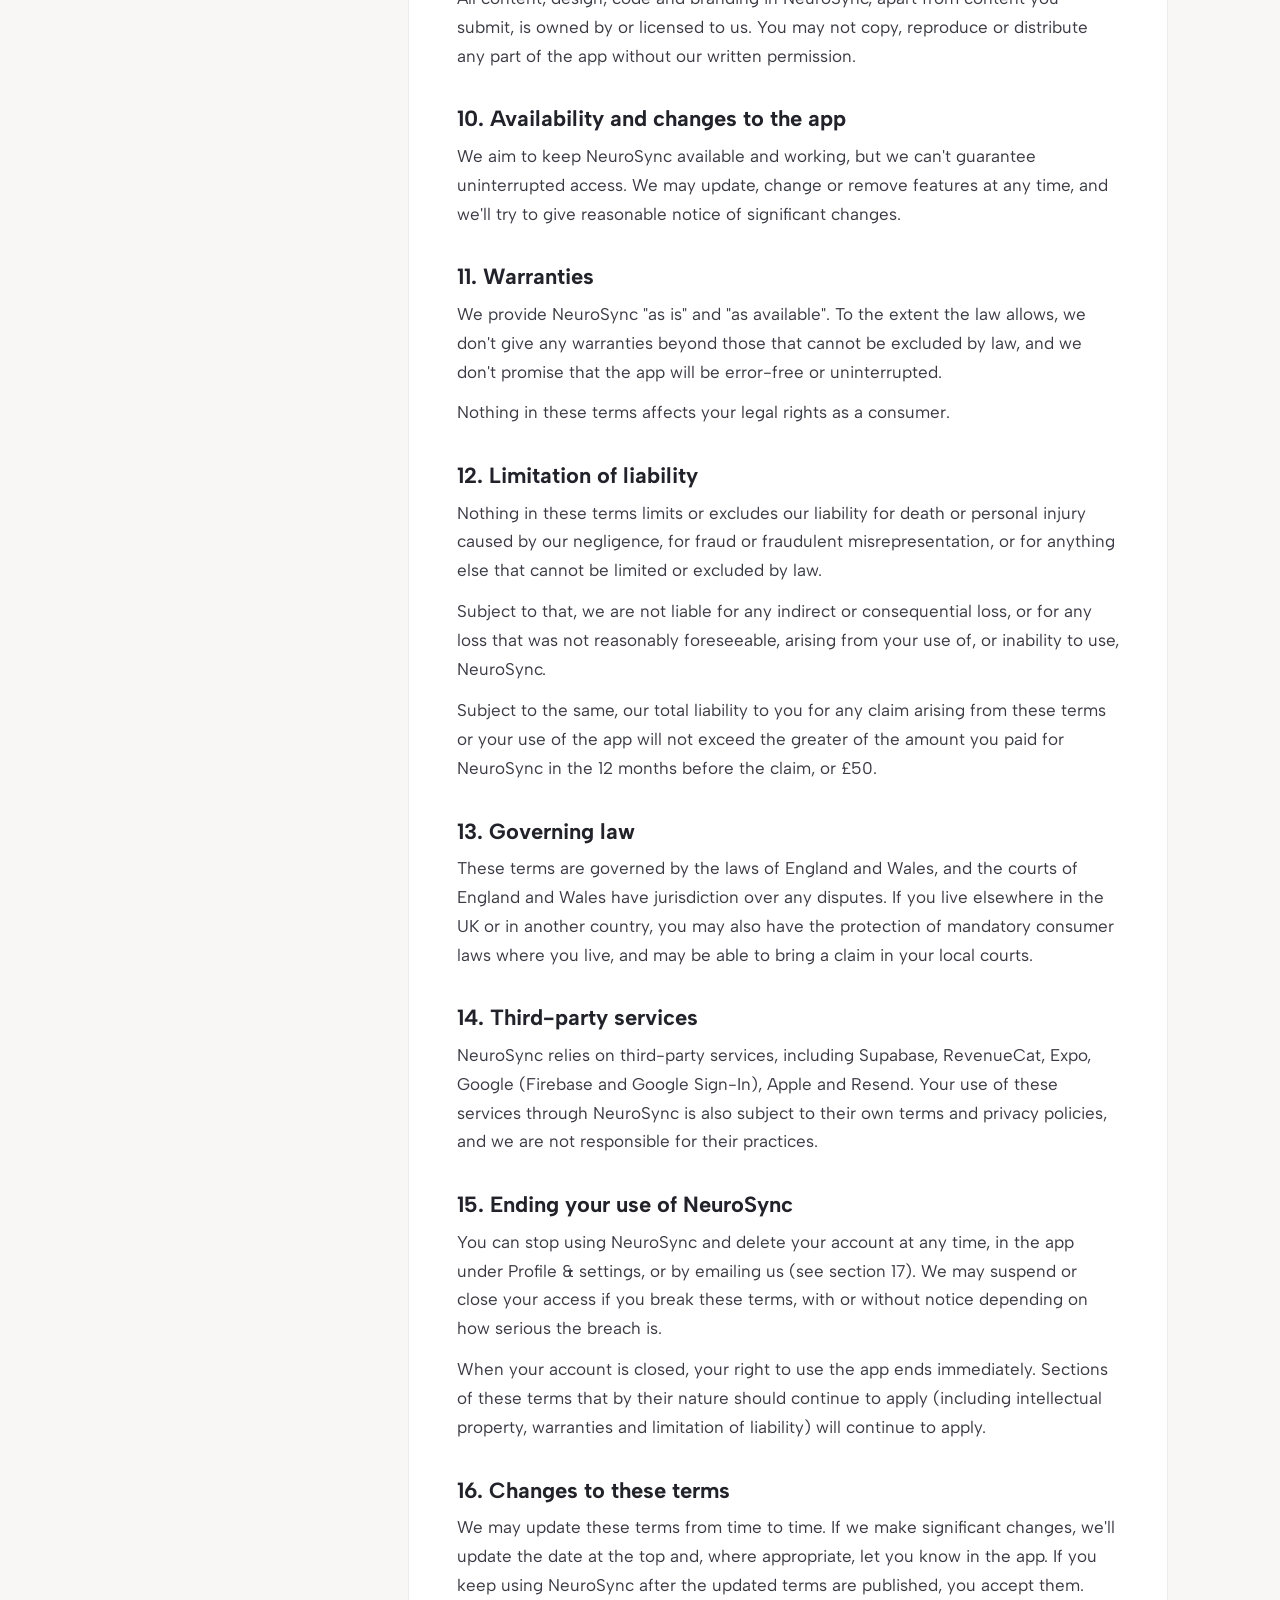
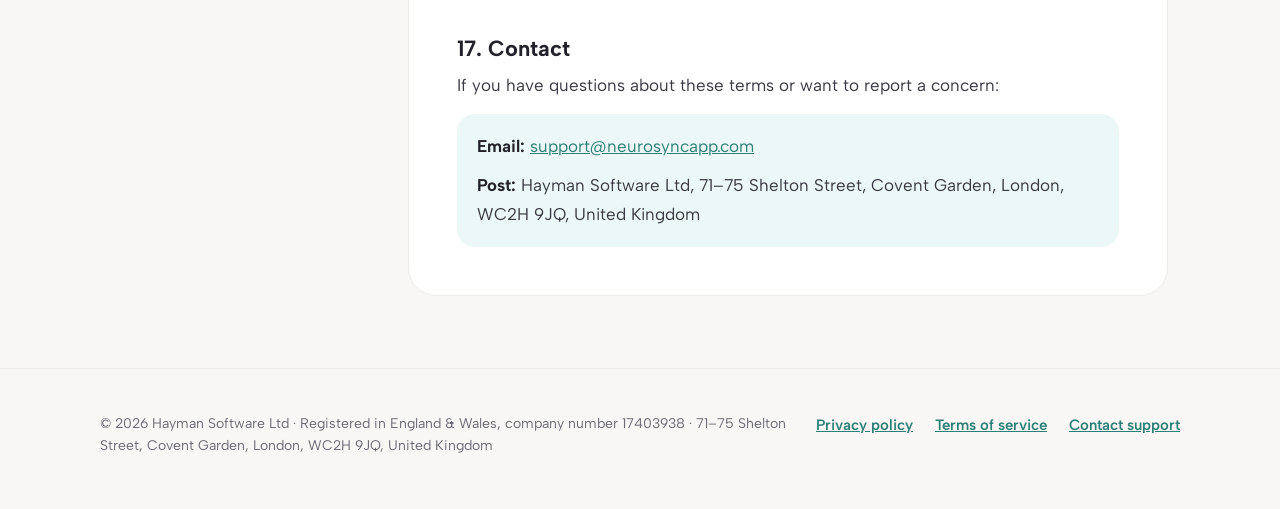
<file: terms/index.html>
<!doctype html>
<html lang="en-GB">
  <head>
    <meta charset="utf-8" />
    <meta name="viewport" content="width=device-width, initial-scale=1" />
    <title>Terms of service | NeuroSync</title>
    <meta name="description" content="The terms for using the NeuroSync app, operated by Hayman Software Ltd." />
    <link rel="canonical" href="https://neurosyncapp.com/terms/" />
    <meta name="theme-color" content="#f9f7f5" />
    <meta property="og:type" content="website" />
    <meta property="og:site_name" content="NeuroSync" />
    <meta property="og:url" content="https://neurosyncapp.com/terms/" />
    <meta property="og:title" content="NeuroSync terms of service" />
    <meta property="og:image" content="https://neurosyncapp.com/assets/og-image.png" />
    <link rel="icon" type="image/png" sizes="32x32" href="/assets/favicon-32.png" />
    <link rel="apple-touch-icon" href="/assets/apple-touch-icon.png" />
    <link rel="preconnect" href="https://fonts.googleapis.com" />
    <link rel="preconnect" href="https://fonts.gstatic.com" crossorigin />
    <link href="https://fonts.googleapis.com/css2?family=Albert+Sans:wght@400;500;600;700;800&display=swap" rel="stylesheet" />
    <link rel="stylesheet" href="/assets/styles.css" />
  </head>
  <body>
    <a class="skip-link" href="#main">Skip to content</a>

    <header class="site-header">
      <nav class="container nav" aria-label="Main">
        <a class="brand" href="/">
          <img src="/assets/logo.png" alt="" width="34" height="31" />
          NeuroSync
        </a>
        <div class="nav-links">
          <a href="/">Home</a>
          <a href="/privacy/">Privacy policy</a>
        </div>
      </nav>
    </header>

    <main id="main" class="container legal">
      <nav class="toc" aria-label="On this page">
        <h2>On this page</h2>
        <ol>
          <li><a href="#agreement">1. Agreement</a></li>
          <li><a href="#eligibility">2. Eligibility</a></li>
          <li><a href="#not-medical">3. Not a medical service</a></li>
          <li><a href="#account">4. Your account</a></li>
          <li><a href="#acceptable-use">5. Acceptable use</a></li>
          <li><a href="#partnerships">6. Partnerships</a></li>
          <li><a href="#your-content">7. Your content</a></li>
          <li><a href="#subscriptions">8. Subscriptions</a></li>
          <li><a href="#ip">9. Intellectual property</a></li>
          <li><a href="#availability">10. Availability</a></li>
          <li><a href="#warranties">11. Warranties</a></li>
          <li><a href="#liability">12. Liability</a></li>
          <li><a href="#law">13. Governing law</a></li>
          <li><a href="#third-parties">14. Third-party services</a></li>
          <li><a href="#termination">15. Ending your use</a></li>
          <li><a href="#changes">16. Changes</a></li>
          <li><a href="#contact">17. Contact</a></li>
        </ol>
      </nav>

      <article class="legal-body">
        <h1>Terms of service</h1>
        <p class="updated">Last updated: 25 October 2026</p>

        <h2 id="agreement">1. Agreement to these terms</h2>
        <p>By downloading, installing or using NeuroSync ("the app" or "the service"), you agree to these terms. If you don't agree, please don't use the app.</p>
        <p>These terms are a legal agreement between you and <strong>Hayman Software Ltd</strong>, a company registered in England and Wales (company number 17403938), whose registered office is at 71–75 Shelton Street, Covent Garden, London, WC2H 9JQ, United Kingdom ("we", "us" or "our").</p>
        <p>Our <a href="/privacy/">privacy policy</a> explains how we handle your personal information.</p>

        <h2 id="eligibility">2. Eligibility</h2>
        <p>You must be at least 16 years old to use NeuroSync. By using the app, you confirm that you meet this requirement. We do not knowingly allow anyone under 16 to create an account, and if we find out that a user is under 16, we will close their account.</p>

        <h2 id="not-medical">3. Not a medical or mental health service</h2>
        <div class="callout callout-warn">
          <p><strong>NeuroSync is not a medical app and is not a substitute for professional mental health support, therapy or medical advice.</strong> It is a communication and wellbeing tool to help people understand each other better.</p>
          <p>If you or someone you know is in crisis, contact a qualified professional or emergency services. In the UK, call NHS 111 or Samaritans on 116 123 (also in Ireland). In the US, call or text 988. In an emergency, call 999 (UK), 112 (Ireland) or 911 (US).</p>
        </div>

        <h2 id="account">4. Your account</h2>
        <p>You are responsible for keeping your login details secure and for all activity on your account. You must give accurate information when you create your account and keep it up to date.</p>
        <p>You may not create more than one account, share your account with anyone else, or use someone else's account without their permission.</p>

        <h2 id="acceptable-use">5. Acceptable use</h2>
        <p>You agree not to use NeuroSync to:</p>
        <ul>
          <li>harass, abuse, threaten or harm the person you're connected with, or anyone else</li>
          <li>share false, misleading or malicious content</li>
          <li>try to gain unauthorised access to another user's account or data</li>
          <li>reverse engineer, decompile or otherwise try to extract the app's source code, except where the law allows this</li>
          <li>do anything unlawful, or anything that breaks any applicable law</li>
          <li>interfere with or disrupt the app's infrastructure or servers</li>
        </ul>
        <p>We may suspend or close your account if you break these terms.</p>

        <h2 id="partnerships">6. Partnerships</h2>
        <p>NeuroSync connects two users in a partnership. By creating or joining a partnership, you agree that your check-in information (mental states, energy levels, needs and notes) will be visible to the other person in that partnership.</p>
        <p>You can leave a partnership at any time in the app. Leaving a partnership does not delete your account or your past check-ins.</p>

        <h2 id="your-content">7. Content you submit</h2>
        <p>You keep ownership of anything you submit to NeuroSync, including custom mental states, custom needs, check-in notes and profile photos. By submitting content, you give us a limited licence to store it and show it to you and the person you're connected with, only so that we can run the service.</p>
        <p>You are responsible for making sure that anything you submit doesn't infringe anyone else's rights.</p>

        <h2 id="subscriptions">8. Subscriptions and payments</h2>
        <p>NeuroSync needs an active subscription for full access. One subscription covers both people in a partnership. Subscriptions are bought and billed through the Apple App Store or Google Play, depending on your device, and are also subject to that store's terms.</p>
        <h3>Free trials</h3>
        <p>Where we offer a free trial, it gives you full access for a limited time. When the trial ends, your subscription renews automatically at the standard price unless you cancel before the trial ends. You must cancel in your App Store or Google Play account settings, not in the NeuroSync app.</p>
        <h3>Renewals and cancellation</h3>
        <ul>
          <li>Subscriptions renew automatically at the end of each billing period.</li>
          <li>You can cancel at any time in your App Store or Google Play account settings.</li>
          <li>Cancelling takes effect at the end of your current billing period, and you keep access until then.</li>
          <li>Deleting the app or your account does not cancel your subscription.</li>
        </ul>
        <h3>Refunds</h3>
        <p>Because purchases are handled by Apple or Google, refund requests are dealt with by them under their own policies. We don't offer refunds beyond those policies, except where the law requires it.</p>
        <h3>Price changes</h3>
        <p>We may change subscription prices from time to time. You'll be told about any price change before it takes effect and will have the chance to cancel before you're charged the new price.</p>
        <h3>Restoring purchases</h3>
        <p>If you reinstall the app or switch devices, tap "Restore Purchases" on the subscription screen to recover an active subscription.</p>

        <h2 id="ip">9. Intellectual property</h2>
        <p>All content, design, code and branding in NeuroSync, apart from content you submit, is owned by or licensed to us. You may not copy, reproduce or distribute any part of the app without our written permission.</p>

        <h2 id="availability">10. Availability and changes to the app</h2>
        <p>We aim to keep NeuroSync available and working, but we can't guarantee uninterrupted access. We may update, change or remove features at any time, and we'll try to give reasonable notice of significant changes.</p>

        <h2 id="warranties">11. Warranties</h2>
        <p>We provide NeuroSync "as is" and "as available". To the extent the law allows, we don't give any warranties beyond those that cannot be excluded by law, and we don't promise that the app will be error-free or uninterrupted.</p>
        <p>Nothing in these terms affects your legal rights as a consumer.</p>

        <h2 id="liability">12. Limitation of liability</h2>
        <p>Nothing in these terms limits or excludes our liability for death or personal injury caused by our negligence, for fraud or fraudulent misrepresentation, or for anything else that cannot be limited or excluded by law.</p>
        <p>Subject to that, we are not liable for any indirect or consequential loss, or for any loss that was not reasonably foreseeable, arising from your use of, or inability to use, NeuroSync.</p>
        <p>Subject to the same, our total liability to you for any claim arising from these terms or your use of the app will not exceed the greater of the amount you paid for NeuroSync in the 12 months before the claim, or £50.</p>

        <h2 id="law">13. Governing law</h2>
        <p>These terms are governed by the laws of England and Wales, and the courts of England and Wales have jurisdiction over any disputes. If you live elsewhere in the UK or in another country, you may also have the protection of mandatory consumer laws where you live, and may be able to bring a claim in your local courts.</p>

        <h2 id="third-parties">14. Third-party services</h2>
        <p>NeuroSync relies on third-party services, including Supabase, RevenueCat, Expo, Google (Firebase and Google Sign-In), Apple and Resend. Your use of these services through NeuroSync is also subject to their own terms and privacy policies, and we are not responsible for their practices.</p>

        <h2 id="termination">15. Ending your use of NeuroSync</h2>
        <p>You can stop using NeuroSync and delete your account at any time, in the app under Profile &amp; settings, or by emailing us (see section 17). We may suspend or close your access if you break these terms, with or without notice depending on how serious the breach is.</p>
        <p>When your account is closed, your right to use the app ends immediately. Sections of these terms that by their nature should continue to apply (including intellectual property, warranties and limitation of liability) will continue to apply.</p>

        <h2 id="changes">16. Changes to these terms</h2>
        <p>We may update these terms from time to time. If we make significant changes, we'll update the date at the top and, where appropriate, let you know in the app. If you keep using NeuroSync after the updated terms are published, you accept them.</p>

        <h2 id="contact">17. Contact</h2>
        <p>If you have questions about these terms or want to report a concern:</p>
        <div class="callout">
          <p><strong>Email:</strong> <a href="mailto:support@neurosyncapp.com">support@neurosyncapp.com</a></p>
          <p><strong>Post:</strong> Hayman Software Ltd, 71–75 Shelton Street, Covent Garden, London, WC2H 9JQ, United Kingdom</p>
        </div>
      </article>
    </main>

    <footer class="site-footer">
      <div class="container footer-inner">
        <div class="footer-about">
          <p>© 2026 Hayman Software Ltd · Registered in England &amp; Wales, company number 17403938 · 71–75 Shelton Street, Covent Garden, London, WC2H 9JQ, United Kingdom</p>
        </div>
        <ul class="footer-links">
          <li><a href="/privacy/">Privacy policy</a></li>
          <li><a href="/terms/">Terms of service</a></li>
          <li><a href="mailto:support@neurosyncapp.com">Contact support</a></li>
        </ul>
      </div>
    </footer>
  </body>
</html>
</file>
<file: assets/styles.css>
/* NeuroSync website — colours match the app (constants/palette.ts) */
:root {
  --bg: #f9f7f5;
  --fg: #22222a;
  --card: #ffffff;
  --border: #eeece8;
  --muted: #55555f;
  --subtle: #6b6b75;
  --primary: #3da99e;
  --primary-strong: #2c7f76;
  --primary-deep: #1f5f58;
  --primary-soft: #ecf8f7;
  --tint: #e3f3f1;
  --secondary: #f1efec;
  --accent: #fbd9cd;
  --accent-fg: #a04f33;
}

*,
*::before,
*::after {
  box-sizing: border-box;
}

html {
  scroll-behavior: smooth;
}
@media (prefers-reduced-motion: reduce) {
  html {
    scroll-behavior: auto;
  }
}

body {
  margin: 0;
  background: var(--bg);
  color: var(--fg);
  font-family: "Albert Sans", system-ui, -apple-system, "Segoe UI", sans-serif;
  font-size: 16px;
  line-height: 1.6;
  -webkit-font-smoothing: antialiased;
}

img {
  max-width: 100%;
  display: block;
}

a {
  color: var(--primary-strong);
}
a:hover {
  color: var(--primary-deep);
}
:focus-visible {
  outline: 3px solid var(--primary);
  outline-offset: 3px;
  border-radius: 6px;
}

.skip-link {
  position: absolute;
  left: -9999px;
  top: 8px;
  background: var(--fg);
  color: #fff;
  padding: 10px 16px;
  border-radius: 10px;
  z-index: 10;
}
.skip-link:focus {
  left: 8px;
}

.container {
  max-width: 1120px;
  margin: 0 auto;
  padding-left: 20px;
  padding-right: 20px;
}

h1,
h2,
h3 {
  margin: 0;
  line-height: 1.15;
}
p {
  margin: 0;
}

/* Header */
.site-header {
  border-bottom: 1px solid var(--border);
  background: var(--bg);
}
.nav {
  display: flex;
  flex-wrap: wrap;
  align-items: center;
  justify-content: space-between;
  gap: 14px;
  padding-top: 16px;
  padding-bottom: 16px;
}
.brand {
  display: flex;
  align-items: center;
  gap: 10px;
  color: var(--fg);
  text-decoration: none;
  font-size: 20px;
  font-weight: 800;
  letter-spacing: -0.01em;
}
.brand img {
  width: 34px;
  height: auto;
}
.nav-links {
  display: flex;
  flex-wrap: wrap;
  align-items: center;
  gap: 22px;
  font-size: 15px;
  font-weight: 500;
}
.nav-links a {
  color: var(--fg);
  text-decoration: none;
}
.nav-links a:hover {
  color: var(--primary-strong);
}
.nav-links .nav-cta {
  background: var(--primary-strong);
  color: #fff;
  padding: 11px 20px;
  border-radius: 999px;
  font-weight: 700;
}
.nav-links .nav-cta:hover {
  background: var(--primary-deep);
  color: #fff;
}

/* Hero */
.hero {
  display: flex;
  flex-wrap: wrap;
  align-items: center;
  gap: 48px;
  padding-top: 56px;
  padding-bottom: 80px;
}
.hero-copy {
  flex: 1 1 440px;
  min-width: 0;
  display: flex;
  flex-direction: column;
  gap: 20px;
}
.eyebrow {
  font-size: 18px;
  font-weight: 800;
  color: var(--primary-strong);
  letter-spacing: 0.02em;
}
.hero h1 {
  font-size: clamp(36px, 5vw, 56px);
  line-height: 1.06;
  font-weight: 800;
  letter-spacing: -0.02em;
}
.lead {
  font-size: 19px;
  color: var(--muted);
  max-width: 34rem;
}
.store-buttons {
  display: flex;
  flex-wrap: wrap;
  gap: 12px;
  padding-top: 6px;
}
.store-badge {
  display: flex;
  flex-direction: column;
  justify-content: center;
  min-width: 190px;
  min-height: 56px;
  padding: 8px 22px;
  border-radius: 14px;
  border: 1.5px dashed #c9c6c0;
  background: var(--card);
  color: var(--fg);
}
.store-badge small {
  font-size: 12px;
  font-weight: 700;
  color: var(--primary-strong);
  text-transform: uppercase;
  letter-spacing: 0.06em;
}
.store-badge span {
  font-size: 18px;
  font-weight: 700;
}
.fine-print {
  font-size: 14px;
  color: var(--subtle);
}

/* Example partner card — mirrors components/home/PartnerStatusCard.tsx */
.hero-visual {
  flex: 1 1 330px;
  min-width: 0;
  display: flex;
  justify-content: center;
}
.partner-card {
  width: 100%;
  max-width: 360px;
  background: var(--card);
  border: 1px solid var(--border);
  border-radius: 20px;
  padding: 20px;
  box-shadow: 0 24px 60px rgba(34, 34, 42, 0.1);
  display: flex;
  flex-direction: column;
  gap: 16px;
}
.pc-top {
  display: flex;
  flex-wrap: wrap;
  align-items: center;
  gap: 12px;
}
.pc-person {
  flex-grow: 1;
  display: flex;
  align-items: center;
  gap: 12px;
}
.pc-avatar {
  width: 46px;
  height: 46px;
  flex-shrink: 0;
  border-radius: 999px;
  background: var(--accent);
  color: var(--accent-fg);
  display: flex;
  align-items: center;
  justify-content: center;
  font-weight: 700;
  font-size: 17px;
}
.pc-name {
  display: flex;
  align-items: center;
  gap: 6px;
  font-size: 17px;
  font-weight: 700;
}
.pc-streak {
  display: inline-flex;
  align-items: center;
  gap: 2px;
  font-size: 12.5px;
  font-weight: 700;
  color: #8f5c07;
}
.pc-sub {
  font-size: 13px;
  color: #71717a;
}
.chip {
  display: inline-flex;
  align-items: center;
  gap: 7px;
  padding: 6px 12px;
  border-radius: 999px;
  font-size: 13.5px;
  font-weight: 600;
  align-self: flex-start;
}
.chip::before {
  content: "";
  width: 7px;
  height: 7px;
  border-radius: 999px;
  background: currentColor;
  opacity: 0.85;
}
.chip-energy {
  background: rgb(255, 251, 235);
  color: rgb(146, 64, 14);
}
.chip-energy::before {
  background: rgb(217, 119, 6);
}
.chip-regulation {
  background: rgb(254, 242, 242);
  color: rgb(153, 27, 27);
}
.chip-regulation::before {
  background: rgb(220, 38, 38);
}
.chip-social {
  background: rgb(236, 253, 245);
  color: rgb(6, 95, 70);
}
.chip-social::before {
  background: rgb(5, 150, 105);
}
.pc-desc {
  font-size: 14.5px;
  color: #71717a;
}
.energy {
  display: flex;
  flex-direction: column;
  gap: 9px;
}
.energy-row {
  display: flex;
  align-items: center;
  gap: 10px;
  font-size: 13px;
}
.energy-row .label {
  width: 58px;
  color: #71717a;
}
.energy-row .bar {
  flex: 1;
  height: 6px;
  border-radius: 999px;
  background: var(--secondary);
  overflow: hidden;
}
.energy-row .bar i {
  display: block;
  height: 100%;
  border-radius: 999px;
}
.energy-row .value {
  width: 34px;
  text-align: right;
  font-weight: 600;
}
.pc-need {
  display: flex;
  align-items: center;
  gap: 8px;
  padding: 12px 14px;
  border-radius: 14px;
  background: var(--secondary);
}
.pc-need::before {
  content: "";
  width: 8px;
  height: 8px;
  flex-shrink: 0;
  border-radius: 999px;
  background: var(--primary);
}
.pc-need p {
  font-size: 14px;
  line-height: 1.45;
  display: -webkit-box;
  -webkit-line-clamp: 2;
  -webkit-box-orient: vertical;
  overflow: hidden;
}
.pc-need strong {
  font-weight: 600;
}
.pc-support {
  display: flex;
  flex-direction: column;
  gap: 6px;
  border-radius: 16px;
  background: var(--primary-soft);
  padding: 14px 16px;
}
.pc-support .title {
  font-size: 12px;
  font-weight: 700;
  letter-spacing: 0.04em;
  text-transform: uppercase;
  color: var(--primary-strong);
}
.pc-support p {
  font-size: 14px;
  line-height: 21px;
  color: rgb(51, 83, 79);
}
.pc-more {
  font-size: 14px;
  font-weight: 600;
  color: var(--primary-strong);
}

/* Sections */
.band {
  background: var(--card);
  border-top: 1px solid var(--border);
  border-bottom: 1px solid var(--border);
}
.section {
  padding-top: 72px;
  padding-bottom: 72px;
  display: flex;
  flex-direction: column;
  gap: 36px;
}
.section-head {
  display: flex;
  flex-direction: column;
  gap: 10px;
  max-width: 40rem;
}
.section h2 {
  font-size: 34px;
  font-weight: 800;
  letter-spacing: -0.01em;
}
.section-head p,
.learn-copy p {
  font-size: 18px;
  color: var(--muted);
}
.kicker {
  font-size: 15px;
  font-weight: 800;
  color: var(--primary-strong);
  letter-spacing: 0.04em;
  text-transform: uppercase;
}

.cards {
  display: flex;
  flex-wrap: wrap;
  gap: 20px;
}
.card {
  flex: 1 1 300px;
  display: flex;
  flex-direction: column;
  gap: 10px;
  background: var(--bg);
  border-radius: 24px;
  padding: 26px;
}
.card h3 {
  font-size: 19px;
  font-weight: 700;
}
.card p {
  color: var(--muted);
}
.step-number {
  width: 40px;
  height: 40px;
  border-radius: 999px;
  background: var(--primary-strong);
  color: #fff;
  font-weight: 800;
  display: flex;
  align-items: center;
  justify-content: center;
}

.learn {
  flex-direction: row;
  flex-wrap: wrap;
  align-items: center;
  gap: 48px;
}
.learn-copy {
  flex: 1 1 420px;
  min-width: 0;
  display: flex;
  flex-direction: column;
  gap: 16px;
}
.learn-copy h2 {
  line-height: 1.15;
}
.learn-examples {
  flex: 1 1 360px;
  min-width: 0;
  display: flex;
  flex-direction: column;
  gap: 12px;
  list-style: none;
  margin: 0;
  padding: 0;
}
.learn-examples li {
  display: flex;
  flex-direction: column;
  gap: 8px;
  background: var(--card);
  border: 1px solid var(--border);
  border-radius: 20px;
  padding: 20px;
}
.learn-examples .chip {
  font-size: 13px;
  padding: 5px 11px;
}
.learn-examples p {
  font-size: 15px;
  color: #3a3a44;
}

/* FAQ */
.faq {
  max-width: 760px;
  margin: 0 auto;
  padding: 72px 20px;
  display: flex;
  flex-direction: column;
  gap: 26px;
}
.faq h2 {
  font-size: 34px;
  font-weight: 800;
}
.faq-item {
  display: flex;
  flex-direction: column;
  gap: 8px;
  border-bottom: 1px solid var(--border);
  padding-bottom: 22px;
}
.faq-item:last-child {
  border-bottom: 0;
}
.faq-item h3 {
  font-size: 18px;
  font-weight: 700;
}
.faq-item p {
  color: var(--muted);
}

/* Footer */
.site-footer {
  border-top: 1px solid var(--border);
}
.footer-inner {
  display: flex;
  flex-wrap: wrap;
  justify-content: space-between;
  gap: 24px;
  padding-top: 44px;
  padding-bottom: 52px;
}
.footer-about {
  flex: 1 1 340px;
  display: flex;
  flex-direction: column;
  gap: 10px;
  font-size: 14px;
  color: var(--subtle);
}
.footer-about .brand {
  font-size: 17px;
}
.footer-about .brand img {
  width: 28px;
}
.footer-links {
  display: flex;
  flex-wrap: wrap;
  gap: 22px;
  align-items: flex-start;
  font-size: 15px;
  font-weight: 600;
  list-style: none;
  margin: 0;
  padding: 0;
}

/* Legal pages */
.legal {
  display: flex;
  flex-wrap: wrap;
  align-items: flex-start;
  gap: 48px;
  padding-top: 48px;
  padding-bottom: 72px;
}
.toc {
  flex: 1 1 220px;
  max-width: 260px;
  position: sticky;
  top: 24px;
}
.toc h2 {
  font-size: 12px;
  font-weight: 700;
  color: var(--subtle);
  letter-spacing: 0.06em;
  text-transform: uppercase;
  margin-bottom: 10px;
}
.toc ol {
  list-style: none;
  margin: 0;
  padding: 0;
  display: flex;
  flex-direction: column;
  gap: 8px;
  font-size: 15px;
}
.toc a {
  text-decoration: none;
}
.toc a:hover {
  text-decoration: underline;
}
.legal-body {
  flex: 999 1 560px;
  min-width: 0;
  max-width: 760px;
  background: var(--card);
  border: 1px solid var(--border);
  border-radius: 28px;
  padding: 48px;
}
.legal-body h1 {
  font-size: 40px;
  font-weight: 800;
  letter-spacing: -0.02em;
}
.legal-body .updated {
  margin-top: 8px;
  font-size: 15px;
  color: var(--subtle);
  padding-bottom: 24px;
  border-bottom: 1px solid var(--border);
}
.legal-body h2 {
  font-size: 22px;
  font-weight: 700;
  margin-top: 36px;
  margin-bottom: 10px;
  scroll-margin-top: 24px;
}
.legal-body h3 {
  font-size: 17px;
  font-weight: 700;
  margin-top: 18px;
  margin-bottom: 6px;
}
.legal-body p,
.legal-body li {
  font-size: 17px;
  line-height: 1.7;
  color: #3a3a44;
}
.legal-body p + p {
  margin-top: 12px;
}
.legal-body ul {
  margin: 8px 0 12px;
  padding-left: 22px;
}
.legal-body li {
  margin-bottom: 6px;
}
.legal-body strong {
  color: var(--fg);
}
.callout {
  margin-top: 14px;
  background: var(--primary-soft);
  border-radius: 18px;
  padding: 18px 20px;
}
.callout p {
  margin: 0;
}
.callout p + p {
  margin-top: 10px;
}
.callout-warn {
  background: #fff8ec;
}

@media (max-width: 700px) {
  .toc {
    position: static;
    max-width: none;
  }
  .legal-body {
    padding: 28px 20px;
    border-radius: 22px;
  }
  .legal-body h1 {
    font-size: 32px;
  }
  .section h2,
  .faq h2 {
    font-size: 28px;
  }
  .hero {
    padding-top: 40px;
  }
  .nav-links {
    gap: 16px;
  }
}

/* Small phones: keep the header on one line */
@media (max-width: 520px) {
  .nav-links a:not(.nav-cta) {
    display: none;
  }
  .nav {
    flex-wrap: nowrap;
  }
}
</file>
